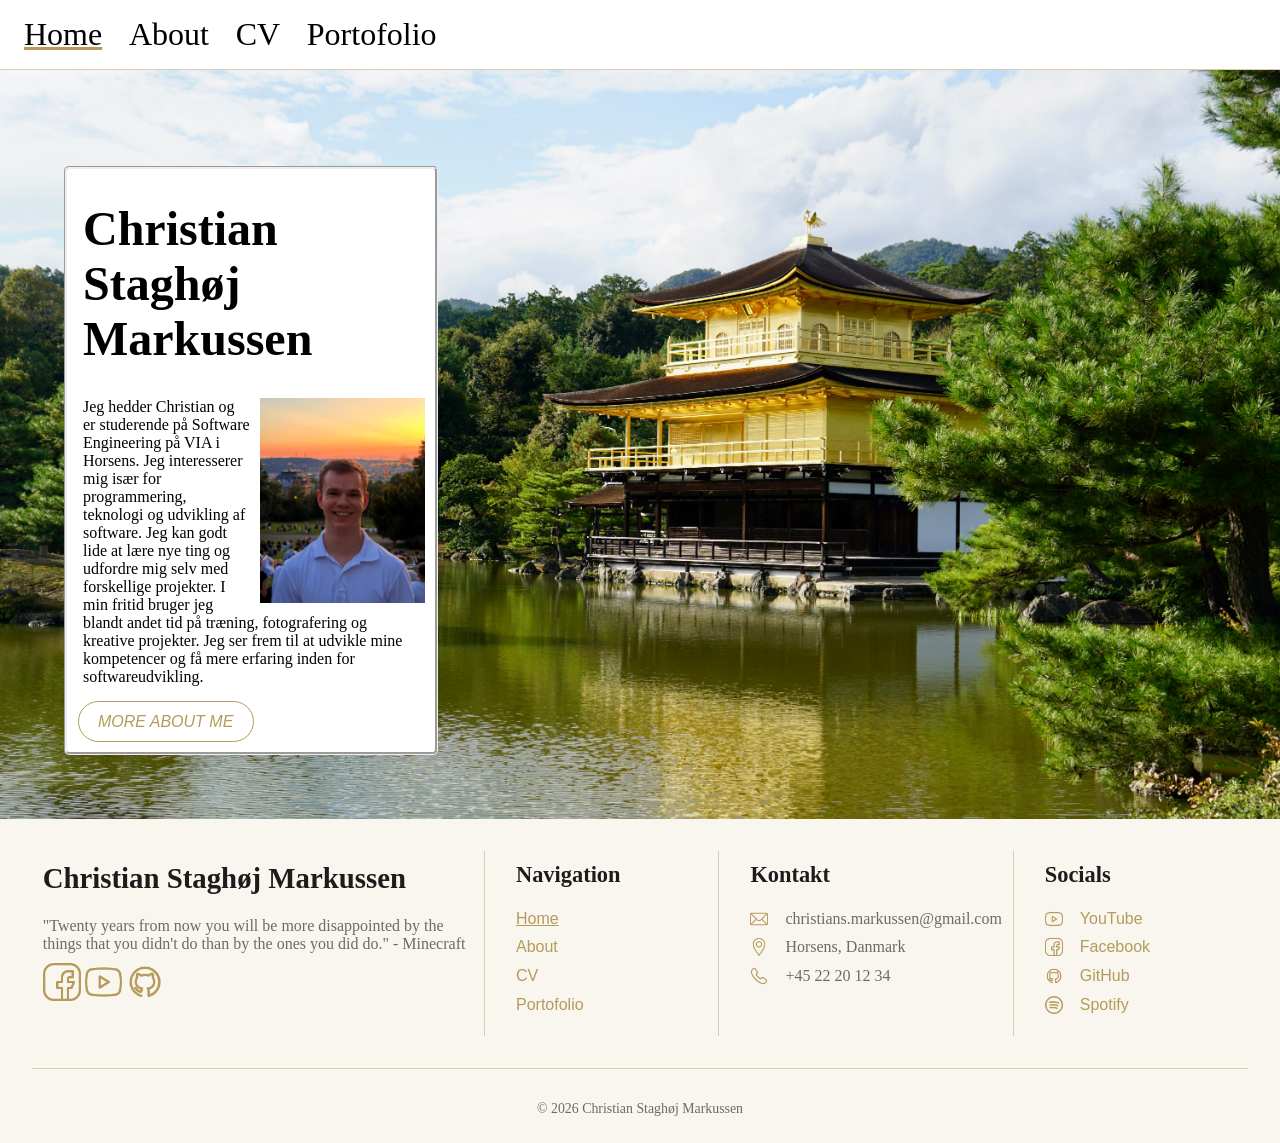
<file: index.html>
<!doctype html>
<html lang="en">
  <head>
    <meta charset="UTF-8" />
    <meta name="viewport" content="width=device-width, initial-scale=1.0" />
    <link rel="stylesheet" href="style.css" />
    <title>Christian | Home</title>
  </head>
  <body>
    <div class="wrapper">
      <header>
        <nav>
          <ul>
            <li><a href="index.html" class="active">Home</a></li>
            <li><a href="about.html">About</a></li>
            <li><a href="cv.html">CV</a></li>
            <li><a href="portofolio.html">Portofolio</a></li>
          </ul>
        </nav>
      </header>
      <main class="section">
        <div class="introtext">
          <h1>Christian Staghøj Markussen</h1>
          <img src="Pictures/profilpicture.jpeg" alt="Portræt af Christian" />
          <p>
            Jeg hedder Christian og er studerende på Software Engineering på VIA
            i Horsens. Jeg interesserer mig især for programmering, teknologi og
            udvikling af software. Jeg kan godt lide at lære nye ting og
            udfordre mig selv med forskellige projekter. I min fritid bruger jeg
            blandt andet tid på træning, fotografering og kreative projekter.
            Jeg ser frem til at udvikle mine kompetencer og få mere erfaring
            inden for softwareudvikling.
          </p>

          <ul>
            <li><a href="about.html">MORE ABOUT ME</a></li>
          </ul>
        </div>
      </main>

      <footer>
        <div class="foot-container">
          <div class="footer-section">
            <h1>Christian Staghøj Markussen</h1>
            <p>
              "Twenty years from now you will be more disappointed by the things
              that you didn't do than by the ones you did do." - Minecraft
            </p>
            <div class="logo-section">
              <img src="Pictures/facebook2.png" alt="facebook logo" />
              <img src="Pictures/youtube2.png" alt="youtube logo" />
              <img src="Pictures/github2.png" alt="github logo" />
            </div>
          </div>

          <div class="footer-section">
            <h2>Navigation</h2>
            <ul>
              <li><a href="index.html" class="active">Home</a></li>
              <li><a href="about.html">About</a></li>
              <li><a href="cv.html">CV</a></li>
              <li><a href="portofolio.html">Portofolio</a></li>
            </ul>
          </div>

          <div class="footer-section">
            <h2>Kontakt</h2>

            <ul>
              <!--Sæt billede/logo in før lists-->

              <li class="logo" id="email">christians.markussen@gmail.com</li>
              <li class="logo" id="location">Horsens, Danmark</li>
              <li class="logo" id="phone">+45 22 20 12 34</li>
            </ul>
          </div>

          <div class="footer-section">
            <h2>Socials</h2>
            <ul>
              <!--Sæt YouTube video link til rick roll, tihi-->
              <li class="logo" id="youtube">
                <a
                  href="https://youtu.be/eBGIQ7ZuuiU?si=LG_zE3KjSKzvpALM"
                  target="_blank"
                  >YouTube</a
                >
              </li>
              <li class="logo" id="facebook">
                <a
                  href="https://www.facebook.com/christians.markussen/"
                  target="_blank"
                  >Facebook</a
                >
              </li>
              <li class="logo" id="github">
                <a href="https://github.com/ChristianMarkussen" target="_blank"
                  >GitHub</a
                >
              </li>
              <li class="logo" id="spotify">
                <a href="https://open.spotify.com/user/chsm8732" target="_blank"
                  >Spotify</a
                >
              </li>
            </ul>
          </div>
        </div>

        <h3>&#169; 2026 Christian Staghøj Markussen</h3>
      </footer>
    </div>
  </body>
</html>
</file>
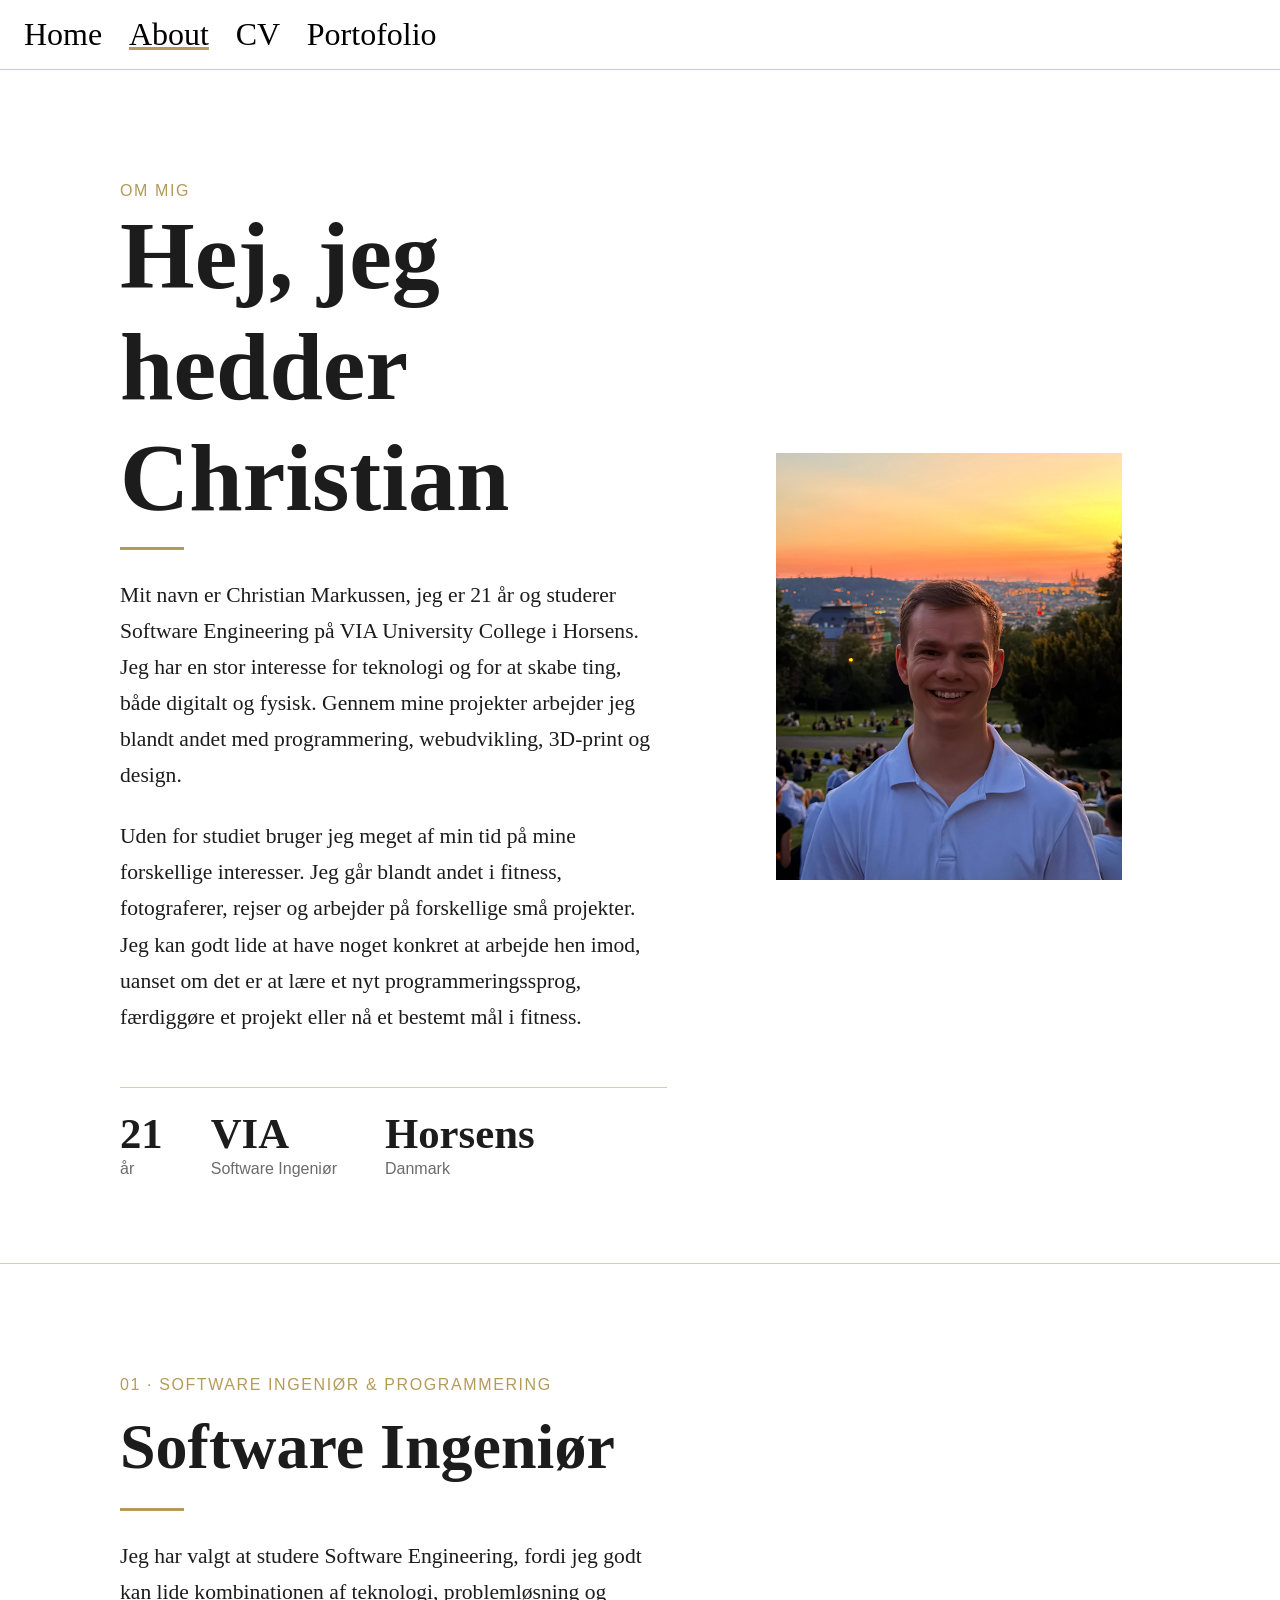
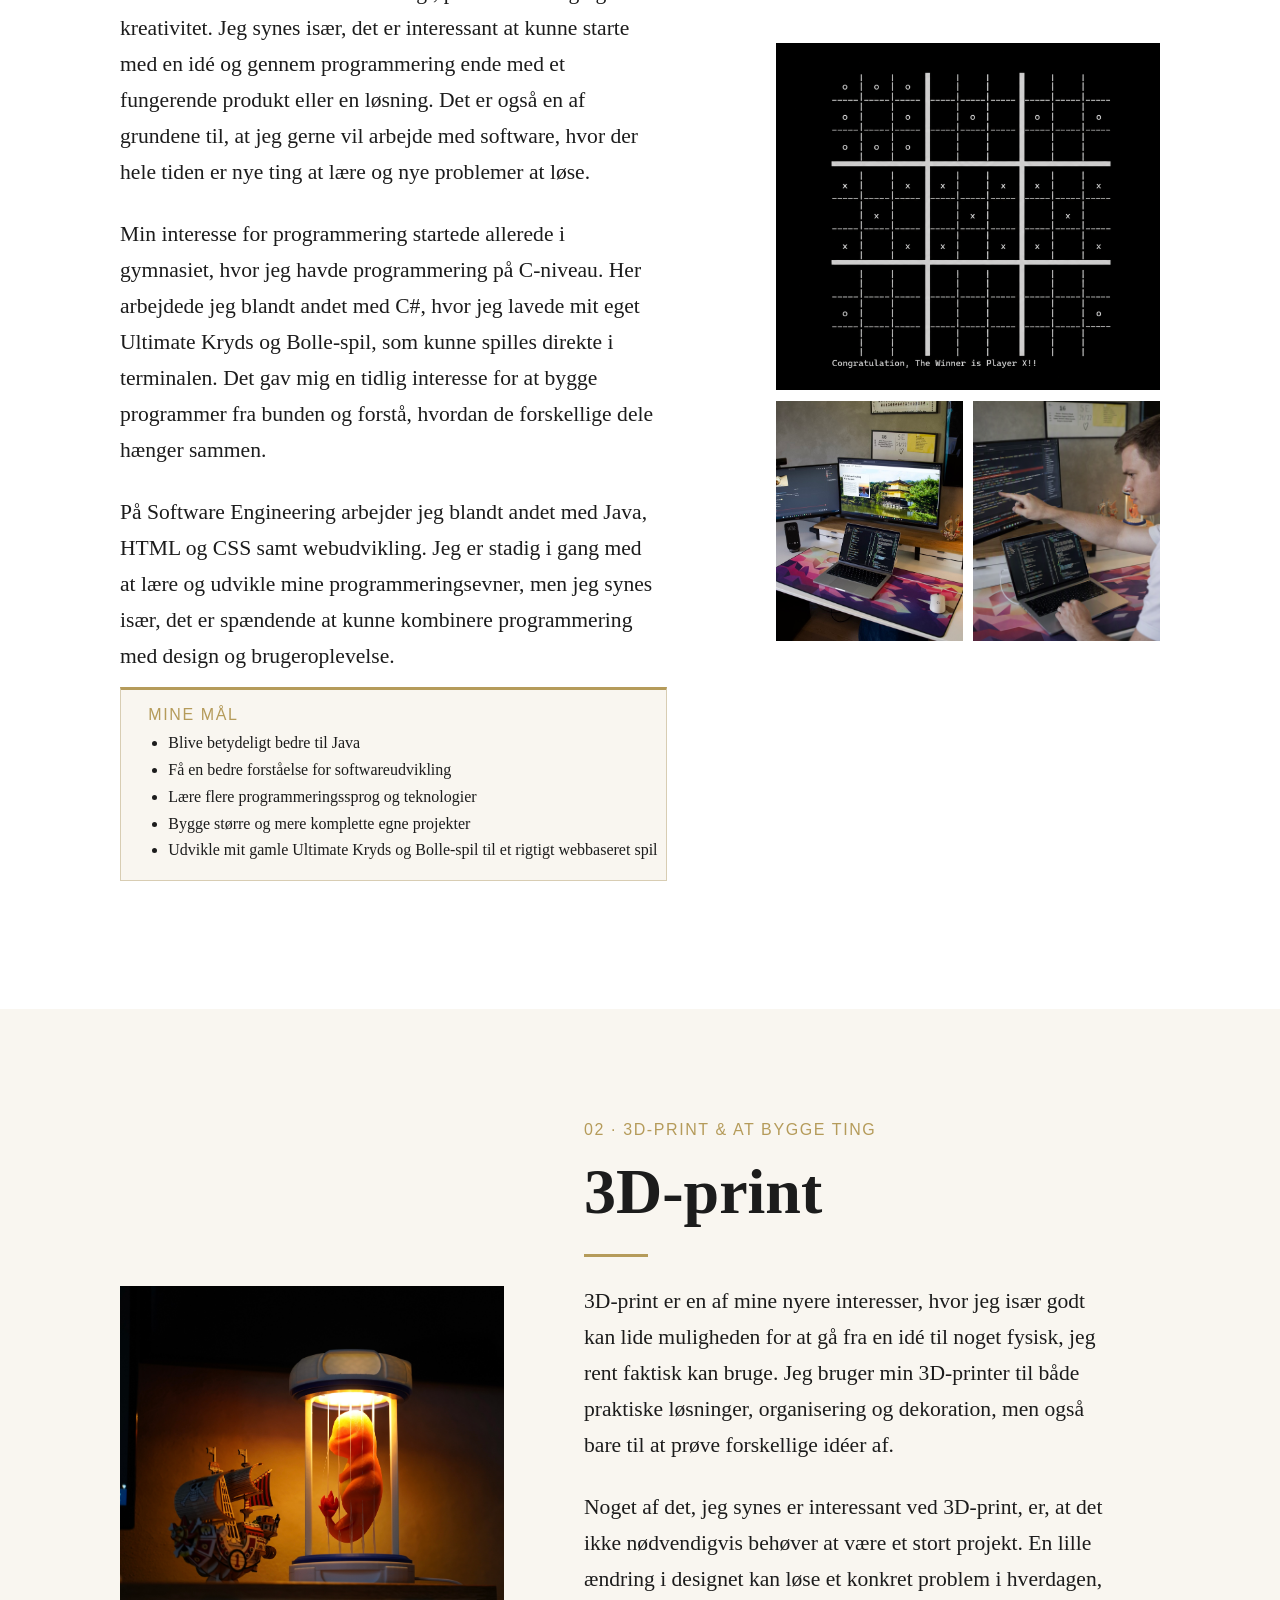
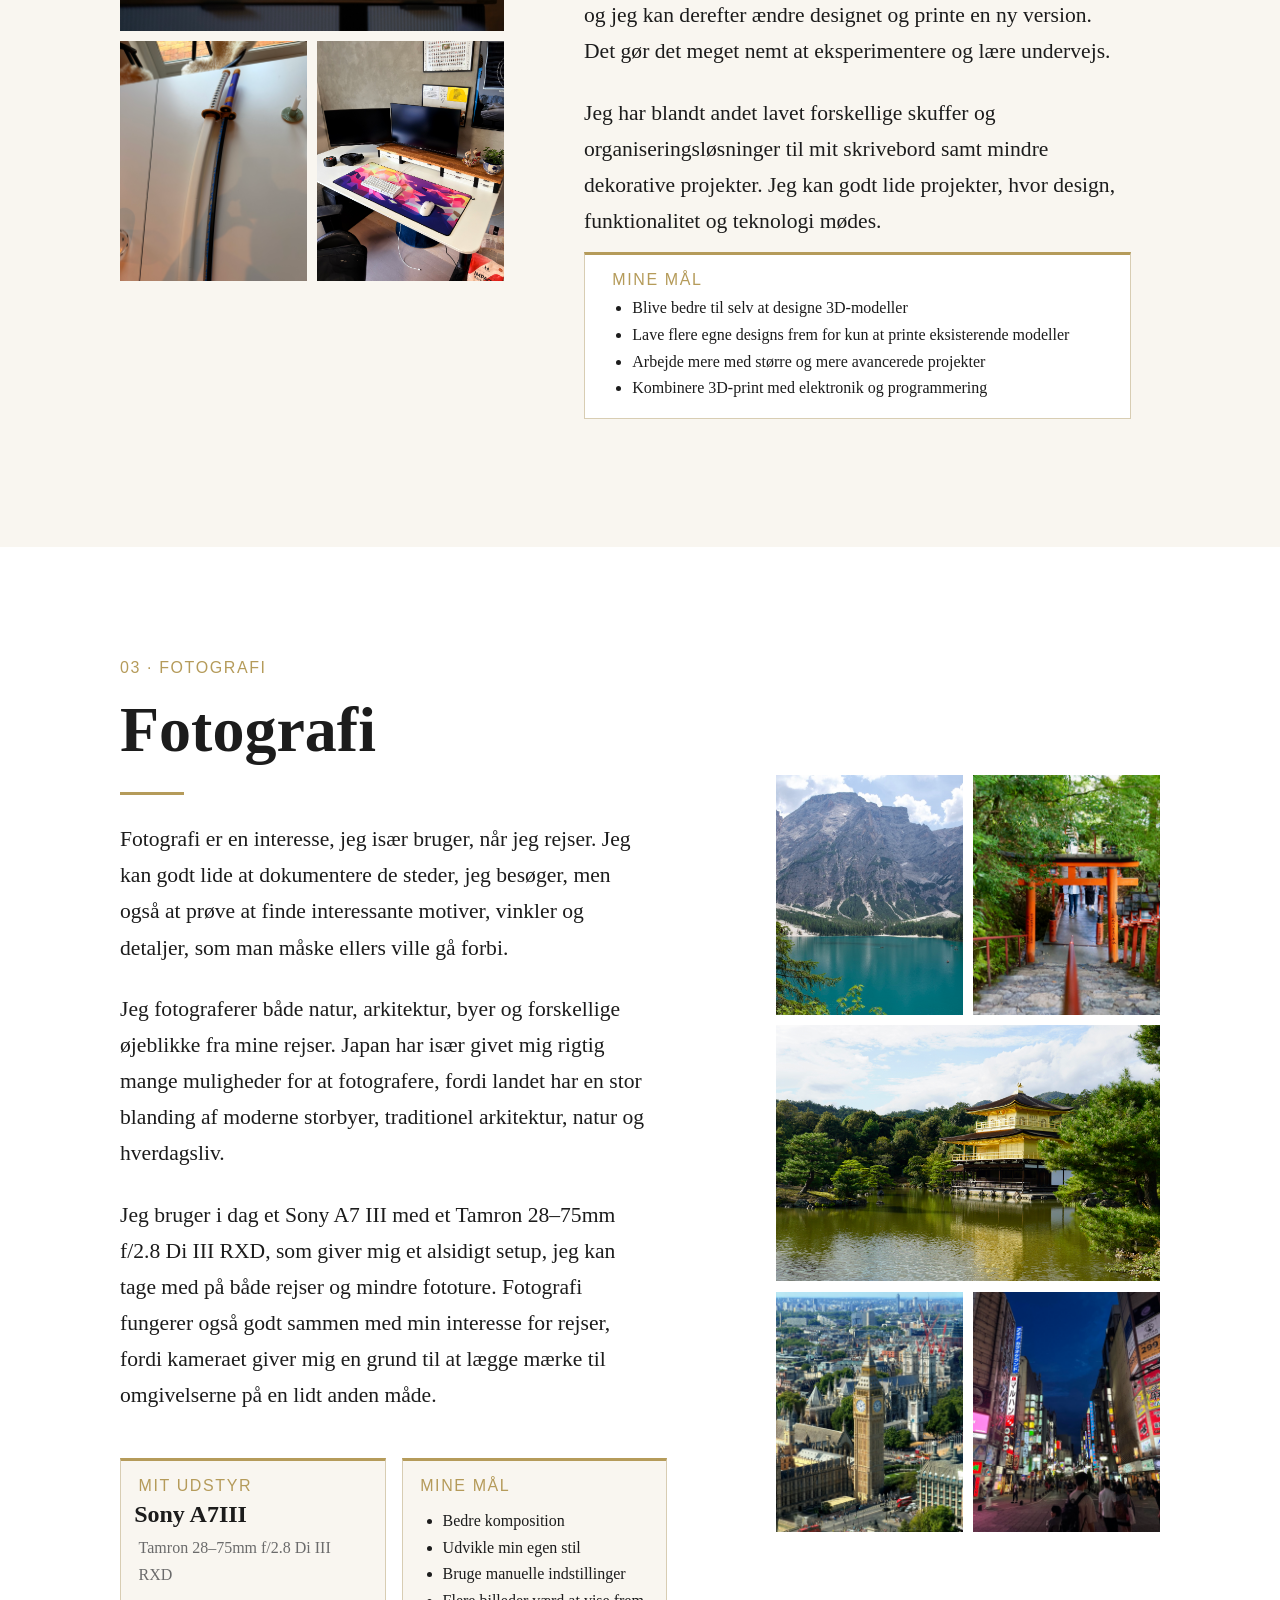
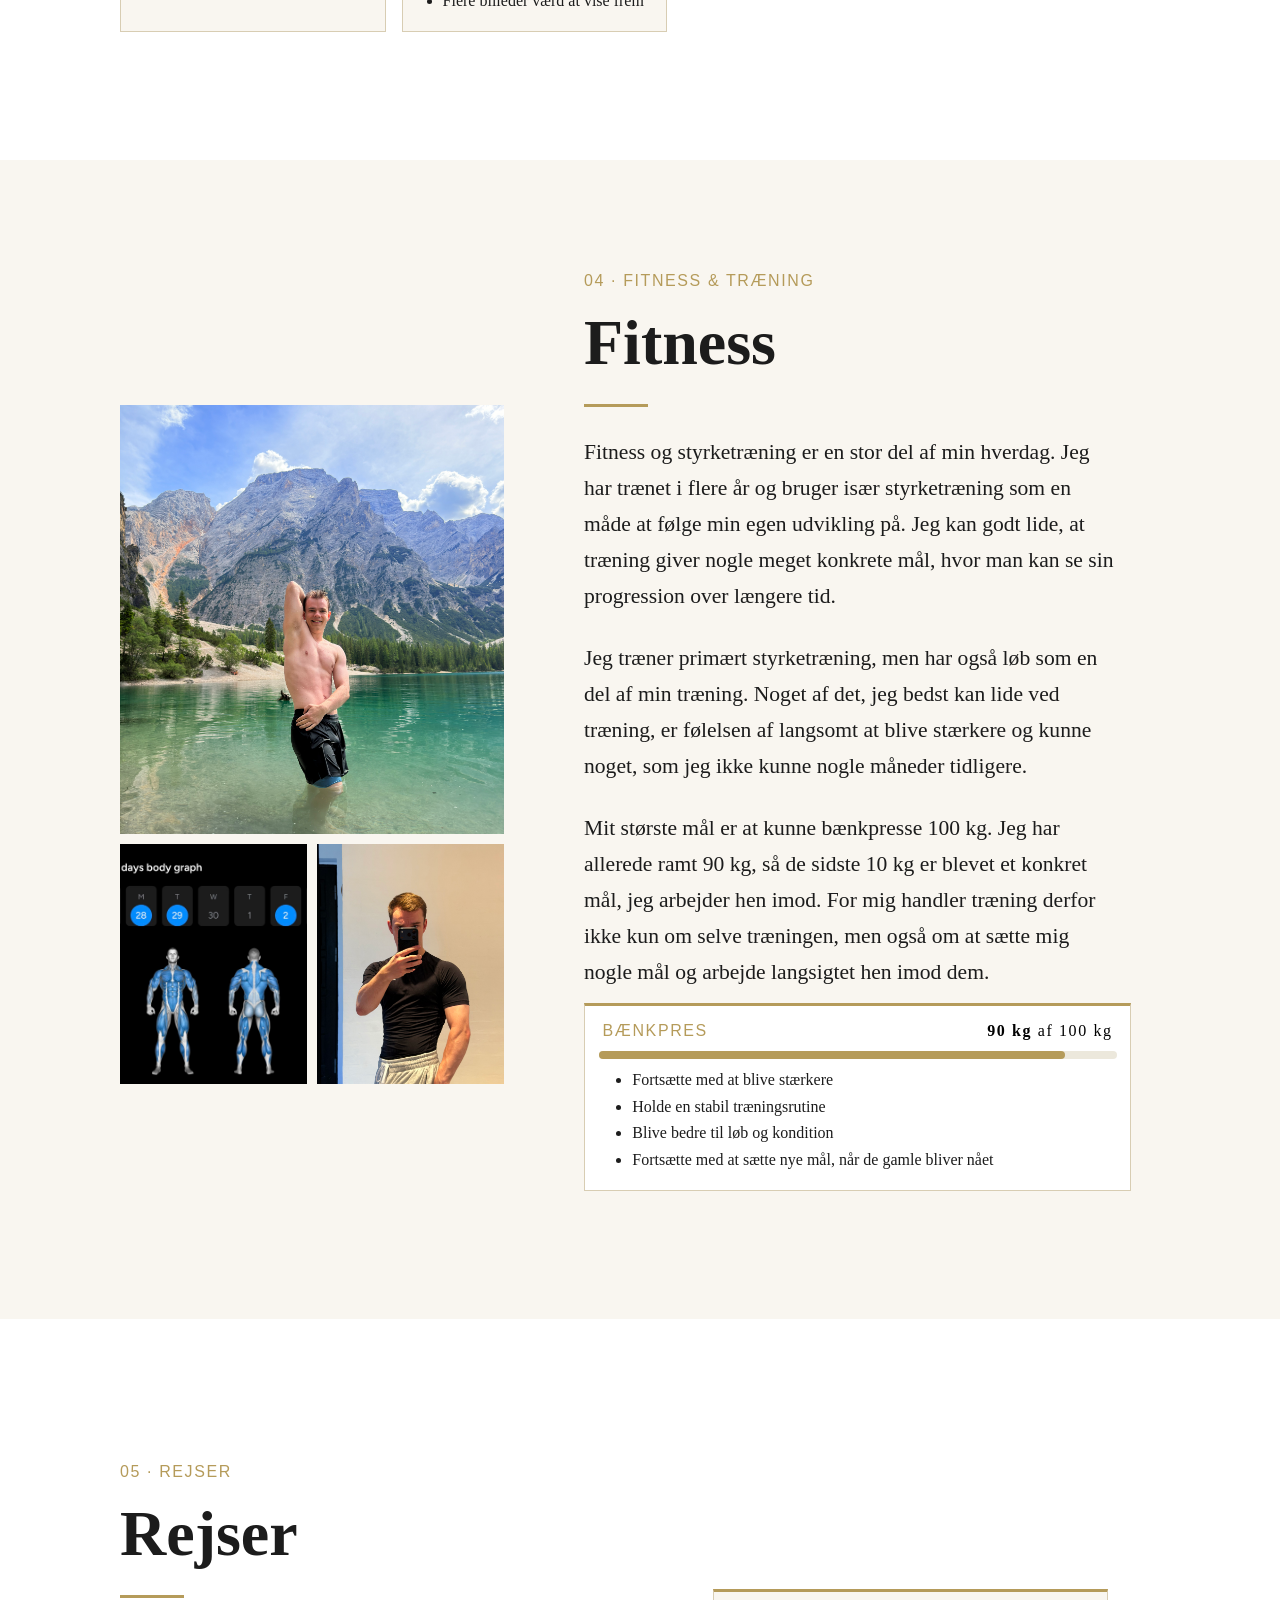
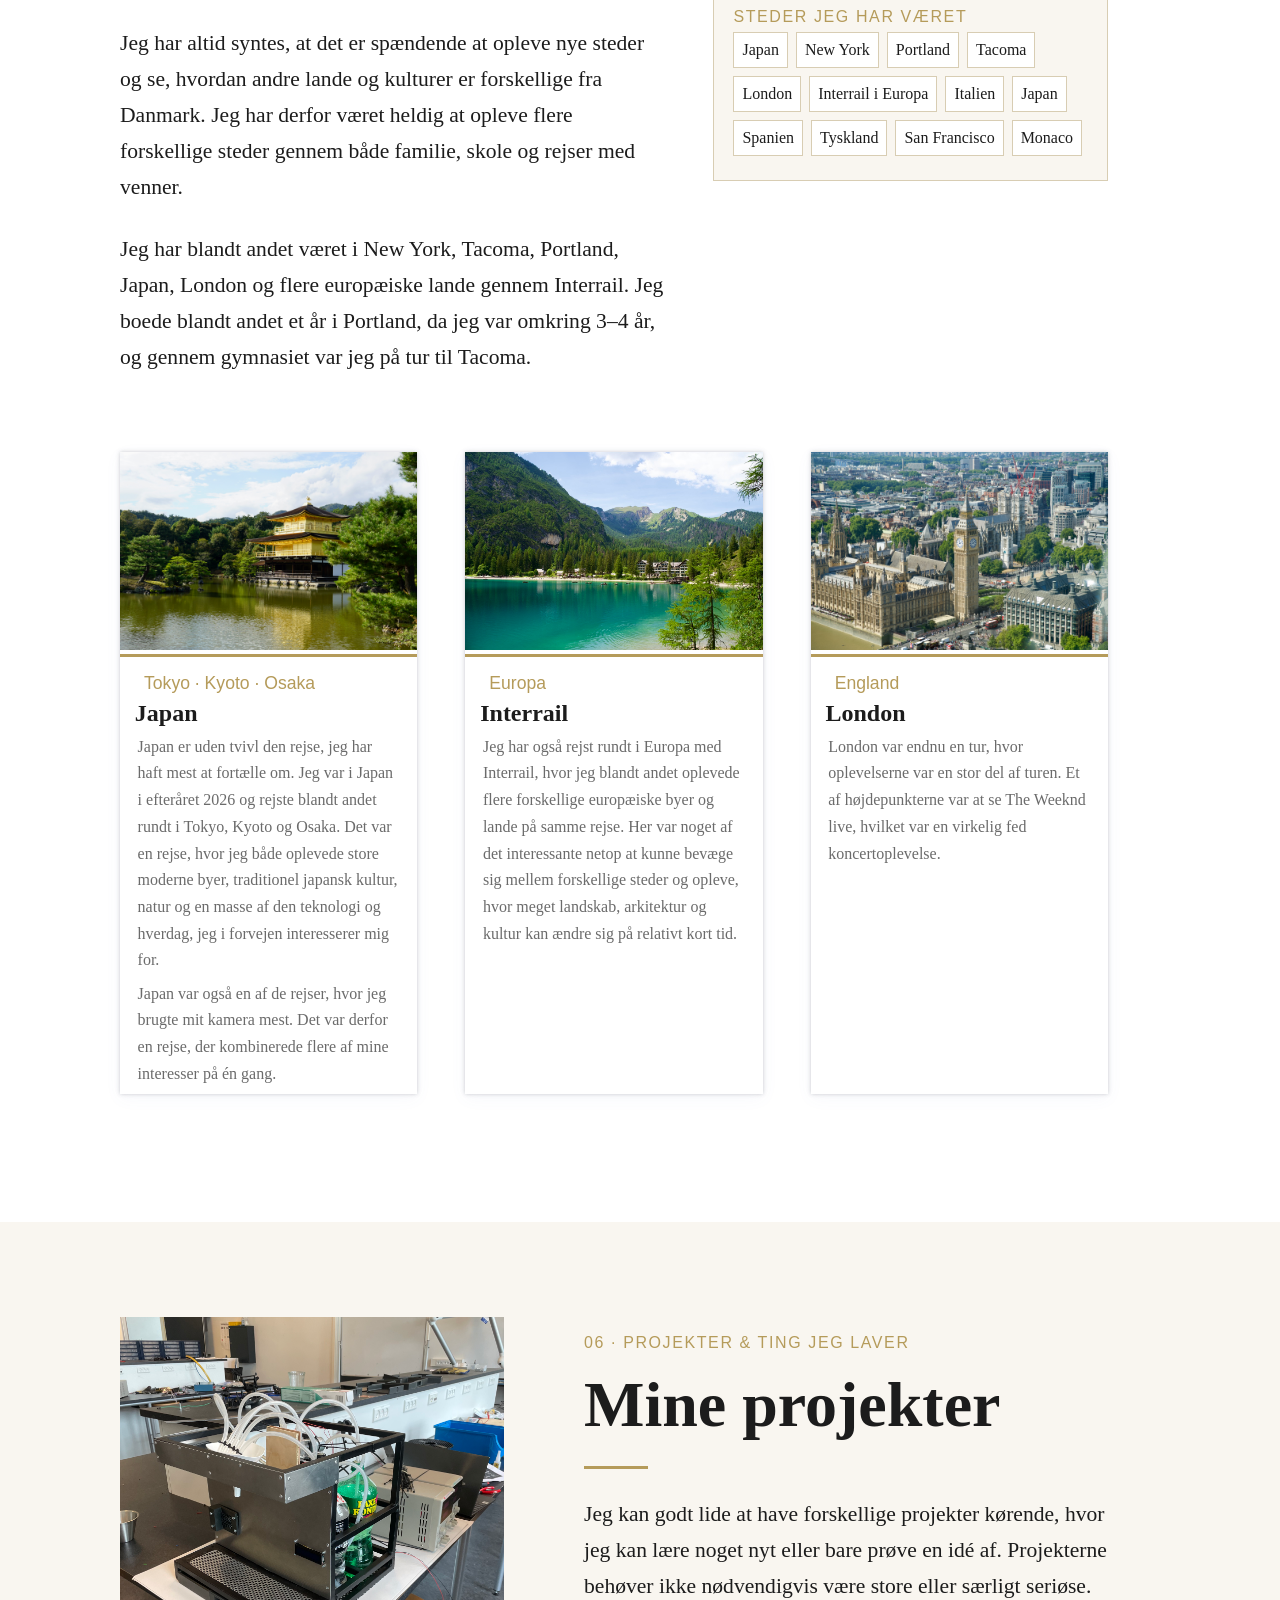
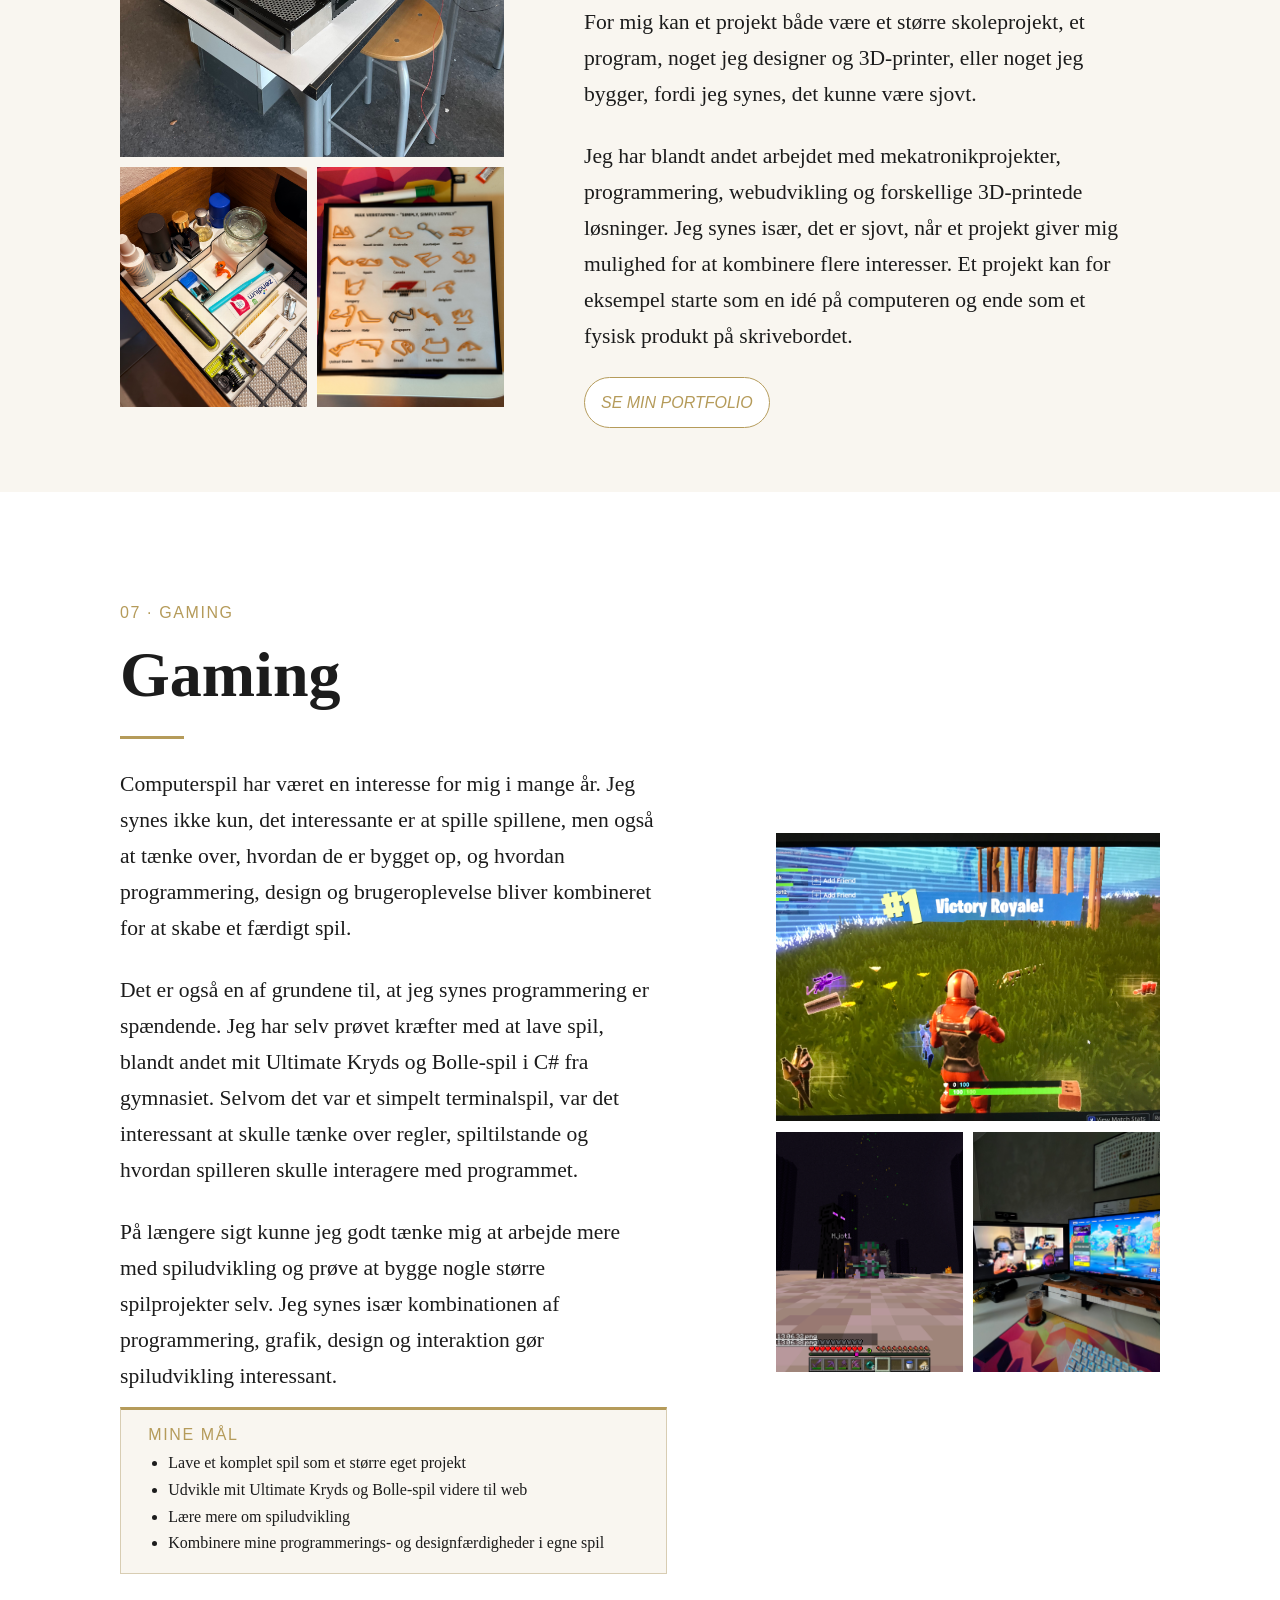
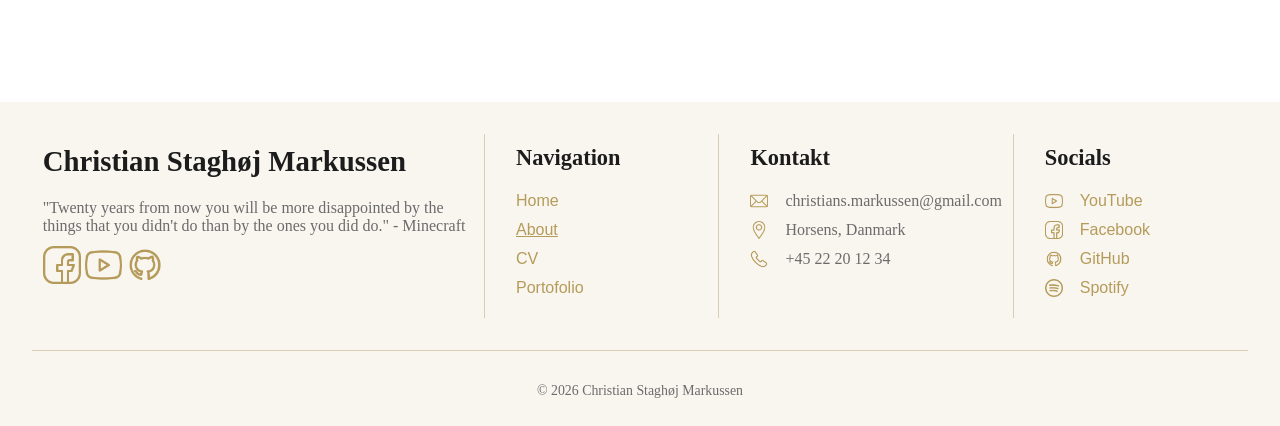
<file: about.html>
<!doctype html>
<html lang="en">
  <head>
    <meta charset="UTF-8" />
    <meta name="viewport" content="width=device-width, initial-scale=1.0" />
    <link rel="stylesheet" href="style.css" />
    <title>Christian | About</title>
  </head>
  <body>
    <div class="wrapper">
      <header>
        <nav>
          <ul>
            <li><a href="index.html">Home</a></li>
            <li><a href="about.html" class="active">About</a></li>
            <li><a href="cv.html">CV</a></li>
            <li><a href="portofolio.html">Portofolio</a></li>
          </ul>
        </nav>
      </header>
      <main class="grow">
        <div class="about-intro">
          <section>
            <h3>OM MIG</h3>
            <h1>Hej, jeg hedder Christian</h1>
            <div class="smol-line"></div>
            <p>
              Mit navn er Christian Markussen, jeg er 21 år og studerer Software
              Engineering på VIA University College i Horsens. Jeg har en stor
              interesse for teknologi og for at skabe ting, både digitalt og
              fysisk. Gennem mine projekter arbejder jeg blandt andet med
              programmering, webudvikling, 3D-print og design.
            </p>
            <p>
              Uden for studiet bruger jeg meget af min tid på mine forskellige
              interesser. Jeg går blandt andet i fitness, fotograferer, rejser
              og arbejder på forskellige små projekter. Jeg kan godt lide at
              have noget konkret at arbejde hen imod, uanset om det er at lære
              et nyt programmeringssprog, færdiggøre et projekt eller nå et
              bestemt mål i fitness.
            </p>
            <div id="oplysning-container">
              <div class="oplysninger">
                <h2>21</h2>
                <p>år</p>
              </div>
              <div class="oplysninger">
                <h2>VIA</h2>
                <p>Software Ingeniør</p>
              </div>
              <div class="oplysninger">
                <h2>Horsens</h2>
                <p>Danmark</p>
              </div>
            </div>
          </section>
          <img
            id="portræt"
            src="Pictures/profilpicture.jpeg"
            alt="Et portræt af Christian"
          />
        </div>

        <div class="about-intro">
          <section>
            <h3>01 · SOFTWARE INGENIØR & PROGRAMMERING</h3>
            <h2>Software Ingeniør</h2>
            <div class="smol-line"></div>
            <p>
              Jeg har valgt at studere Software Engineering, fordi jeg godt kan
              lide kombinationen af teknologi, problemløsning og kreativitet.
              Jeg synes især, det er interessant at kunne starte med en idé og
              gennem programmering ende med et fungerende produkt eller en
              løsning. Det er også en af grundene til, at jeg gerne vil arbejde
              med software, hvor der hele tiden er nye ting at lære og nye
              problemer at løse.
            </p>
            <p>
              Min interesse for programmering startede allerede i gymnasiet,
              hvor jeg havde programmering på C-niveau. Her arbejdede jeg blandt
              andet med C#, hvor jeg lavede mit eget Ultimate Kryds og
              Bolle-spil, som kunne spilles direkte i terminalen. Det gav mig en
              tidlig interesse for at bygge programmer fra bunden og forstå,
              hvordan de forskellige dele hænger sammen.
            </p>
            <p>
              På Software Engineering arbejder jeg blandt andet med Java, HTML
              og CSS samt webudvikling. Jeg er stadig i gang med at lære og
              udvikle mine programmeringsevner, men jeg synes især, det er
              spændende at kunne kombinere programmering med design og
              brugeroplevelse.
            </p>
            <div class="mine-mål">
              <h3>MINE MÅL</h3>
              <ul>
                <li>Blive betydeligt bedre til Java</li>
                <li>Få en bedre forståelse for softwareudvikling</li>
                <li>Lære flere programmeringssprog og teknologier</li>
                <li>Bygge større og mere komplette egne projekter</li>
                <li>
                  Udvikle mit gamle Ultimate Kryds og Bolle-spil til et rigtigt
                  webbaseret spil
                </li>
              </ul>
            </div>
          </section>
          <div class="about-images">
            <img
              class="p1"
              src="Pictures/krydsogbolle2.png"
              alt="Ultimate Kryds og Bolle Spil der er vundet"
            />
            <img
              class="p2"
              src="Pictures/softwaresetup.jpeg"
              alt="Christians setup derhjemme"
            />
            <img
              class="p3"
              src="Pictures/solving.png"
              alt="Christian der prøver løse et kodnings problem"
            />
          </div>
        </div>

        <div class="about-intro text-right">
          <div class="about-images">
            <img
              class="p1"
              src="Pictures/charmander.jpeg"
              alt="En 3d printet charmander lampe"
            />
            <img
              class="p2"
              src="Pictures/katanas.jpeg"
              alt="to 3d printet katana fra one piece"
            />
            <img
              class="p3"
              src="Pictures/desktop2.jpeg"
              alt="Christians setup derhjemme"
            />
          </div>
          <section>
            <h3>02 · 3D-PRINT & AT BYGGE TING</h3>
            <h2>3D-print</h2>
            <div class="smol-line"></div>
            <p>
              3D-print er en af mine nyere interesser, hvor jeg især godt kan
              lide muligheden for at gå fra en idé til noget fysisk, jeg rent
              faktisk kan bruge. Jeg bruger min 3D-printer til både praktiske
              løsninger, organisering og dekoration, men også bare til at prøve
              forskellige idéer af.
            </p>
            <p>
              Noget af det, jeg synes er interessant ved 3D-print, er, at det
              ikke nødvendigvis behøver at være et stort projekt. En lille
              ændring i designet kan løse et konkret problem i hverdagen, og jeg
              kan derefter ændre designet og printe en ny version. Det gør det
              meget nemt at eksperimentere og lære undervejs.
            </p>
            <p>
              Jeg har blandt andet lavet forskellige skuffer og
              organiseringsløsninger til mit skrivebord samt mindre dekorative
              projekter. Jeg kan godt lide projekter, hvor design,
              funktionalitet og teknologi mødes.
            </p>
            <div class="mine-mål">
              <h3>MINE MÅL</h3>
              <ul>
                <li>Blive bedre til selv at designe 3D-modeller</li>
                <li>
                  Lave flere egne designs frem for kun at printe eksisterende
                  modeller
                </li>
                <li>Arbejde mere med større og mere avancerede projekter</li>
                <li>Kombinere 3D-print med elektronik og programmering</li>
              </ul>
            </div>
          </section>
        </div>

        <div class="about-intro">
          <section>
            <h3>03 · FOTOGRAFI</h3>
            <h2>Fotografi</h2>
            <div class="smol-line"></div>
            <p>
              Fotografi er en interesse, jeg især bruger, når jeg rejser. Jeg
              kan godt lide at dokumentere de steder, jeg besøger, men også at
              prøve at finde interessante motiver, vinkler og detaljer, som man
              måske ellers ville gå forbi.
            </p>
            <p>
              Jeg fotograferer både natur, arkitektur, byer og forskellige
              øjeblikke fra mine rejser. Japan har især givet mig rigtig mange
              muligheder for at fotografere, fordi landet har en stor blanding
              af moderne storbyer, traditionel arkitektur, natur og hverdagsliv.
            </p>
            <p>
              Jeg bruger i dag et Sony A7 III med et Tamron 28–75mm f/2.8 Di III
              RXD, som giver mig et alsidigt setup, jeg kan tage med på både
              rejser og mindre fototure. Fotografi fungerer også godt sammen med
              min interesse for rejser, fordi kameraet giver mig en grund til at
              lægge mærke til omgivelserne på en lidt anden måde.
            </p>
            <div class="about-box">
              <div class="mine-mål">
                <h3>MIT UDSTYR</h3>
                <h1>Sony A7III</h1>
                <p>Tamron 28–75mm f/2.8 Di III RXD</p>
              </div>
              <div class="mine-mål">
                <h3>MINE MÅL</h3>
                <h1></h1>
                <ul>
                  <li>Bedre komposition</li>
                  <li>Udvikle min egen stil</li>
                  <li>Bruge manuelle indstillinger</li>
                  <li>Flere billeder værd at vise frem</li>
                </ul>
              </div>
            </div>
          </section>
          <div class="about-images">
            <img
              class="p1"
              src="Pictures/backgroundjapan.jpeg"
              alt="Kinkaku-ji temple i Kyoto"
            />
            <img
              class="p2"
              src="Pictures/londoneye.jpeg"
              alt="London Eye set fra fugleperspektiv"
            />
            <img
              class="p3"
              src="Pictures/japannight.jpeg"
              alt="Tokyo om natten"
            />
            <img class="p4" src="Pictures/fedsø.jpeg" alt="Lago di Braies" />
            <img
              class="p5"
              src="Pictures/torigate.jpeg"
              alt="En torigate i bunden af en trappe"
            />
          </div>
        </div>

        <div class="about-intro text-right">
          <div class="about-images">
            <img
              class="p1"
              src="Pictures/posingitalien2.jpeg"
              alt="Christian der poser foran Lago di Braies"
            />
            <img
              class="p2"
              src="Pictures/hevy2.jpeg"
              alt="Christians overview på træningsapp"
            />
            <img
              class="p3"
              src="Pictures/posing2.jpeg"
              alt="Christian der poser foran spejlet"
            />
          </div>
          <section>
            <h3>04 · FITNESS & TRÆNING</h3>
            <h2>Fitness</h2>
            <div class="smol-line"></div>
            <p>
              Fitness og styrketræning er en stor del af min hverdag. Jeg har
              trænet i flere år og bruger især styrketræning som en måde at
              følge min egen udvikling på. Jeg kan godt lide, at træning giver
              nogle meget konkrete mål, hvor man kan se sin progression over
              længere tid.
            </p>
            <p>
              Jeg træner primært styrketræning, men har også løb som en del af
              min træning. Noget af det, jeg bedst kan lide ved træning, er
              følelsen af langsomt at blive stærkere og kunne noget, som jeg
              ikke kunne nogle måneder tidligere.
            </p>
            <p>
              Mit største mål er at kunne bænkpresse 100 kg. Jeg har allerede
              ramt 90 kg, så de sidste 10 kg er blevet et konkret mål, jeg
              arbejder hen imod. For mig handler træning derfor ikke kun om
              selve træningen, men også om at sætte mig nogle mål og arbejde
              langsigtet hen imod dem.
            </p>
            <div class="mine-mål">
              <div id="vægt">
                <h3>BÆNKPRES</h3>
                <h3 id="vægt-made"><strong>90 kg</strong> af 100 kg</h3>
              </div>

              <div id="progress-bar">
                <div id="progress-made"></div>
              </div>
              <ul>
                <li>Fortsætte med at blive stærkere</li>
                <li>Holde en stabil træningsrutine</li>
                <li>Blive bedre til løb og kondition</li>
                <li>
                  Fortsætte med at sætte nye mål, når de gamle bliver nået
                </li>
              </ul>
            </div>
          </section>
        </div>

        <div class="about-intro" id="span-full">
          <section id="rejse-boks">
            <section>
              <h3>05 · REJSER</h3>
              <h2>Rejser</h2>
              <div class="smol-line"></div>
              <p>
                Jeg har altid syntes, at det er spændende at opleve nye steder
                og se, hvordan andre lande og kulturer er forskellige fra
                Danmark. Jeg har derfor været heldig at opleve flere forskellige
                steder gennem både familie, skole og rejser med venner.
              </p>
              <p>
                Jeg har blandt andet været i New York, Tacoma, Portland, Japan,
                London og flere europæiske lande gennem Interrail. Jeg boede
                blandt andet et år i Portland, da jeg var omkring 3–4 år, og
                gennem gymnasiet var jeg på tur til Tacoma.
              </p>
            </section>
            <div class="mine-mål">
              <h3>STEDER JEG HAR VÆRET</h3>
              <div class="places">
                <div>Japan</div>
                <div>New York</div>
                <div>Portland</div>
                <div>Tacoma</div>
                <div>London</div>
                <div>Interrail i Europa</div>
                <div>Italien</div>
                <div>Japan</div>
                <div>Spanien</div>
                <div>Tyskland</div>
                <div>San Francisco</div>
                <div>Monaco</div>
              </div>
            </div>
          </section>

          <section>
            <div class="about-box" id="rejser">
              <div class="mine-mål">
                <img
                  src="Pictures/backgroundjapan.jpeg"
                  alt="Kinkaku-ji Temple i Kyoto"
                />
                <h2 class="places-ancher">Tokyo · Kyoto · Osaka</h2>

                <h1>Japan</h1>
                <p>
                  Japan er uden tvivl den rejse, jeg har haft mest at fortælle
                  om. Jeg var i Japan i efteråret 2026 og rejste blandt andet
                  rundt i Tokyo, Kyoto og Osaka. Det var en rejse, hvor jeg både
                  oplevede store moderne byer, traditionel japansk kultur, natur
                  og en masse af den teknologi og hverdag, jeg i forvejen
                  interesserer mig for.
                </p>
                <p>
                  Japan var også en af de rejser, hvor jeg brugte mit kamera
                  mest. Det var derfor en rejse, der kombinerede flere af mine
                  interesser på én gang.
                </p>
              </div>
              <div class="mine-mål">
                <img
                  src="Pictures/interrail.jpeg"
                  alt="Lago Di Braies i Italien"
                />
                <h2 class="places-ancher">Europa</h2>
                <h1>Interrail</h1>
                <p>
                  Jeg har også rejst rundt i Europa med Interrail, hvor jeg
                  blandt andet oplevede flere forskellige europæiske byer og
                  lande på samme rejse. Her var noget af det interessante netop
                  at kunne bevæge sig mellem forskellige steder og opleve, hvor
                  meget landskab, arkitektur og kultur kan ændre sig på relativt
                  kort tid.
                </p>
              </div>
              <div class="mine-mål">
                <img src="Pictures/londonvand.jpeg" alt="London Eye" />
                <h2 class="places-ancher">England</h2>
                <h1>London</h1>
                <p>
                  London var endnu en tur, hvor oplevelserne var en stor del af
                  turen. Et af højdepunkterne var at se The Weeknd live, hvilket
                  var en virkelig fed koncertoplevelse.
                </p>
              </div>
            </div>
          </section>
        </div>

        <div class="about-intro text-right">
          <div class="about-images">
            <img
              class="p1"
              src="Pictures/drinkmachine2.jpeg"
              alt="En Drink mixing Maskine"
            />
            <img
              class="p2"
              src="Pictures/organize.jpeg"
              alt="Christians organisering på badeværelset"
            />
            <img
              class="p3"
              src="Pictures/bjorngave.jpeg"
              alt="Max Verstappen mest dominerende sæson"
            />
          </div>
          <section>
            <h3>06 · PROJEKTER & TING JEG LAVER</h3>
            <h2>Mine projekter</h2>
            <h1></h1>
            <div class="smol-line"></div>
            <p>
              Jeg kan godt lide at have forskellige projekter kørende, hvor jeg
              kan lære noget nyt eller bare prøve en idé af. Projekterne behøver
              ikke nødvendigvis være store eller særligt seriøse. For mig kan et
              projekt både være et større skoleprojekt, et program, noget jeg
              designer og 3D-printer, eller noget jeg bygger, fordi jeg synes,
              det kunne være sjovt.
            </p>
            <p>
              Jeg har blandt andet arbejdet med mekatronikprojekter,
              programmering, webudvikling og forskellige 3D-printede løsninger.
              Jeg synes især, det er sjovt, når et projekt giver mig mulighed
              for at kombinere flere interesser. Et projekt kan for eksempel
              starte som en idé på computeren og ende som et fysisk produkt på
              skrivebordet.
            </p>
            <div id="portfolio-knap">
              <ul>
                <li><a href="portofolio.html">SE MIN PORTFOLIO</a></li>
              </ul>
            </div>
          </section>
        </div>

        <div class="about-intro">
          <section>
            <h3>07 · GAMING</h3>
            <h2>Gaming</h2>
            <div class="smol-line"></div>
            <p>
              Computerspil har været en interesse for mig i mange år. Jeg synes
              ikke kun, det interessante er at spille spillene, men også at
              tænke over, hvordan de er bygget op, og hvordan programmering,
              design og brugeroplevelse bliver kombineret for at skabe et
              færdigt spil.
            </p>
            <p>
              Det er også en af grundene til, at jeg synes programmering er
              spændende. Jeg har selv prøvet kræfter med at lave spil, blandt
              andet mit Ultimate Kryds og Bolle-spil i C# fra gymnasiet. Selvom
              det var et simpelt terminalspil, var det interessant at skulle
              tænke over regler, spiltilstande og hvordan spilleren skulle
              interagere med programmet.
            </p>
            <p>
              På længere sigt kunne jeg godt tænke mig at arbejde mere med
              spiludvikling og prøve at bygge nogle større spilprojekter selv.
              Jeg synes især kombinationen af programmering, grafik, design og
              interaktion gør spiludvikling interessant.
            </p>
            <div class="mine-mål">
              <h3>MINE MÅL</h3>
              <ul>
                <li>Lave et komplet spil som et større eget projekt</li>
                <li>Udvikle mit Ultimate Kryds og Bolle-spil videre til web</li>
                <li>Lære mere om spiludvikling</li>
                <li>
                  Kombinere mine programmerings- og designfærdigheder i egne
                  spil
                </li>
              </ul>
            </div>
          </section>
          <div class="about-images">
            <img
              class="p1"
              src="Pictures/firstwin.jpeg"
              alt="Christians Første Fortnite Win"
            />
            <img
              class="p2"
              src="Pictures/minecrafthjort.png"
              alt="Christian og Hjort der har slået enderdragen ihjel"
            />
            <img
              class="p3"
              src="Pictures/fortnitegrup1.jpeg"
              alt="Gruppe 1 der spiller fortnite som fællesaktivitet"
            />
          </div>
        </div>
      </main>

      <footer>
        <div class="foot-container">
          <div class="footer-section">
            <h1>Christian Staghøj Markussen</h1>
            <p>
              "Twenty years from now you will be more disappointed by the things
              that you didn't do than by the ones you did do." - Minecraft
            </p>
            <div class="logo-section">
              <img src="Pictures/facebook2.png" alt="facebook logo" />
              <img src="Pictures/youtube2.png" alt="youtube logo" />
              <img src="Pictures/github2.png" alt="github logo" />
            </div>
          </div>

          <div class="footer-section">
            <h2>Navigation</h2>
            <ul>
              <li><a href="index.html">Home</a></li>
              <li><a href="about.html" class="active">About</a></li>
              <li><a href="cv.html">CV</a></li>
              <li><a href="portofolio.html">Portofolio</a></li>
            </ul>
          </div>

          <div class="footer-section">
            <h2>Kontakt</h2>

            <ul>
              <!--Sæt billede/logo in før lists-->

              <li class="logo" id="email">christians.markussen@gmail.com</li>
              <li class="logo" id="location">Horsens, Danmark</li>
              <li class="logo" id="phone">+45 22 20 12 34</li>
            </ul>
          </div>

          <div class="footer-section">
            <h2>Socials</h2>
            <ul>
              <!--Sæt YouTube video link til rick roll, tihi-->
              <li class="logo" id="youtube">
                <a
                  href="https://youtu.be/eBGIQ7ZuuiU?si=LG_zE3KjSKzvpALM"
                  target="_blank"
                  >YouTube</a
                >
              </li>
              <li class="logo" id="facebook">
                <a
                  href="https://www.facebook.com/christians.markussen/"
                  target="_blank"
                  >Facebook</a
                >
              </li>
              <li class="logo" id="github">
                <a href="https://github.com/ChristianMarkussen" target="_blank"
                  >GitHub</a
                >
              </li>
              <li class="logo" id="spotify">
                <a href="https://open.spotify.com/user/chsm8732" target="_blank"
                  >Spotify</a
                >
              </li>
            </ul>
          </div>
        </div>

        <h3>&#169; 2026 Christian Staghøj Markussen</h3>
      </footer>
    </div>
  </body>
</html>
</file>
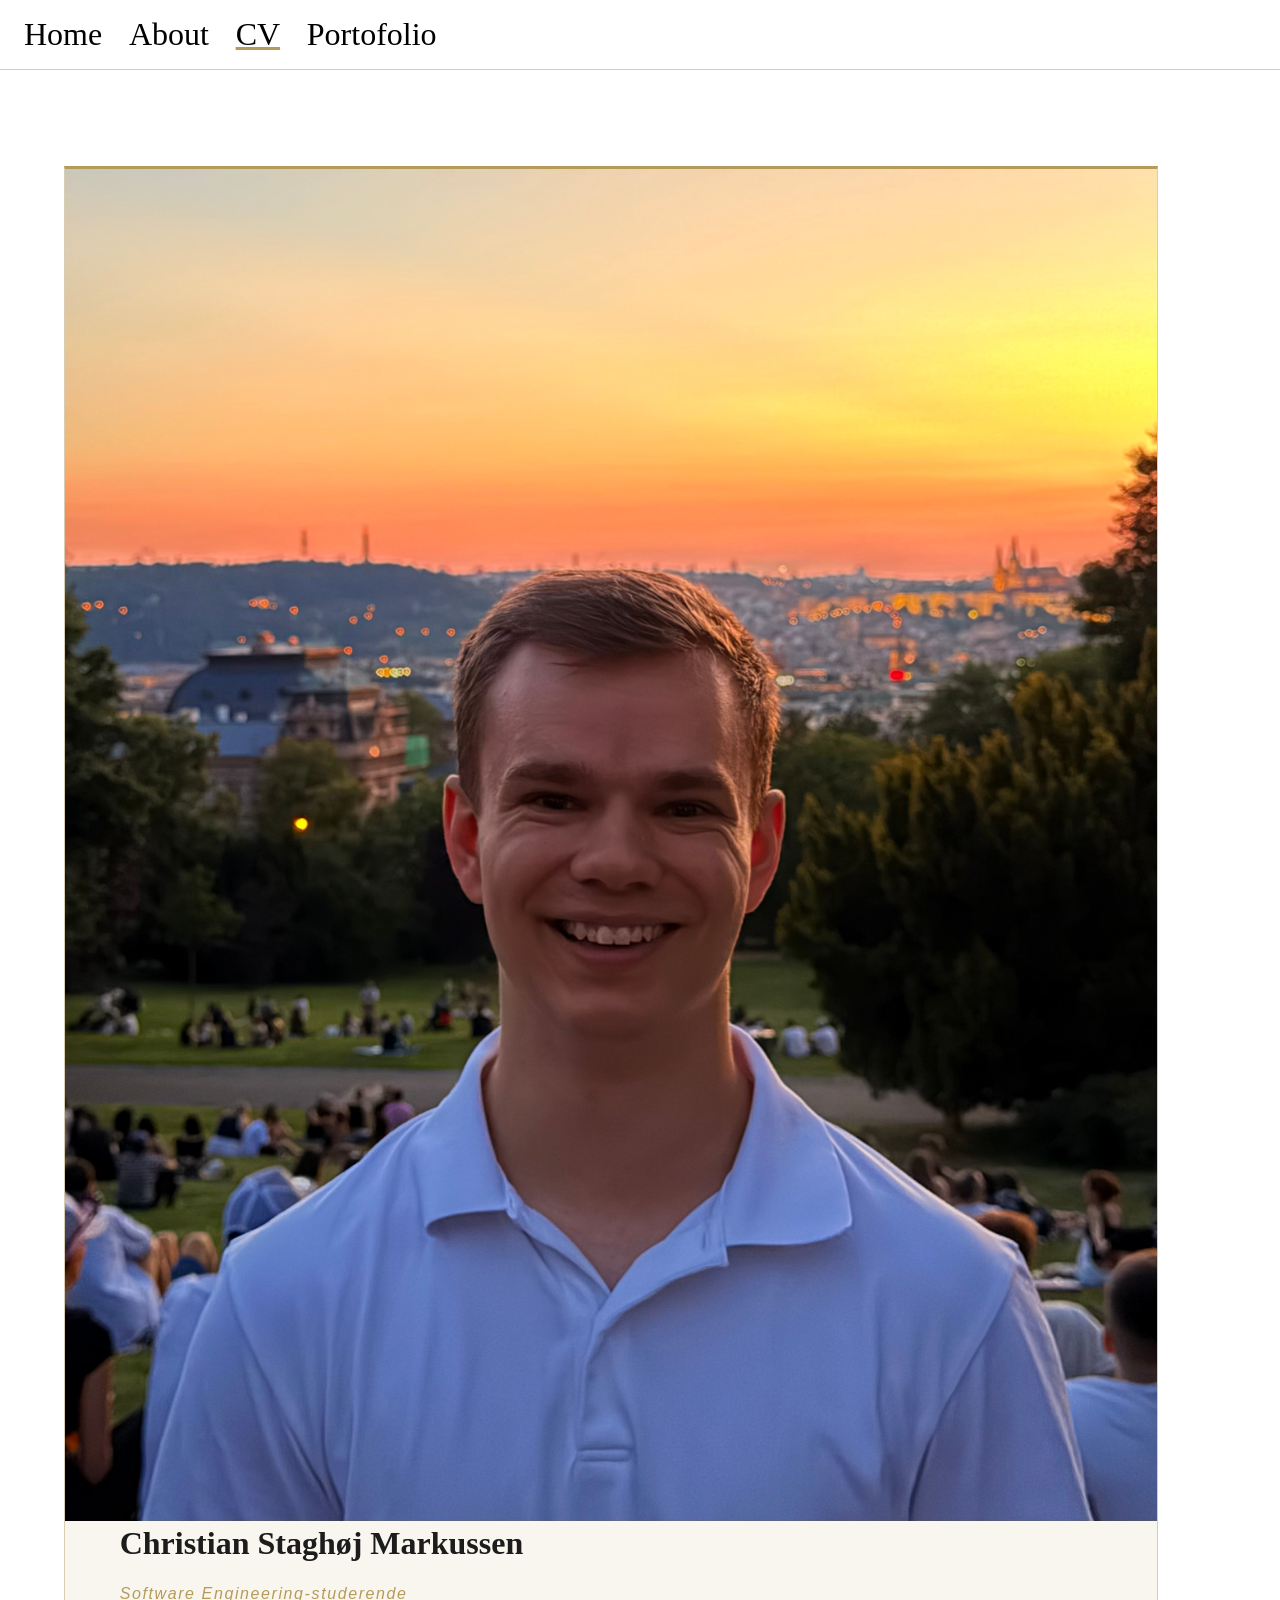
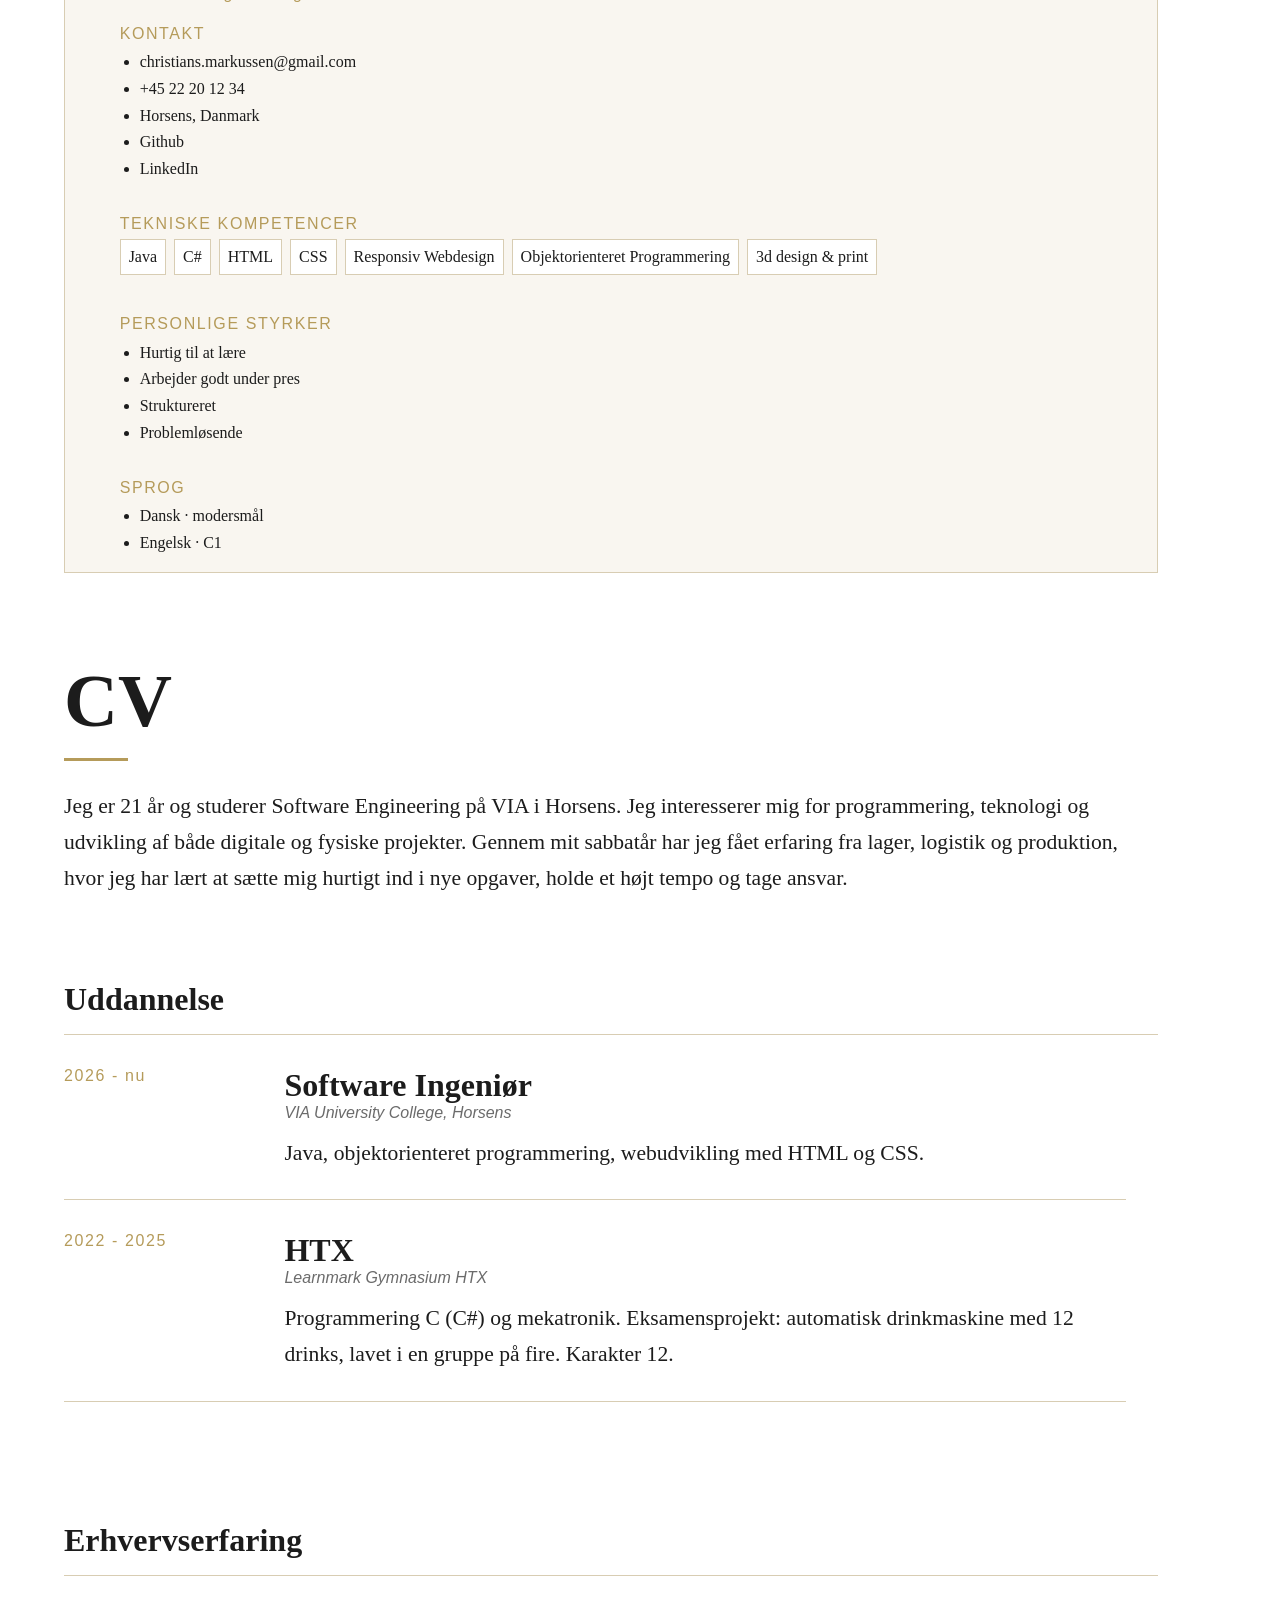
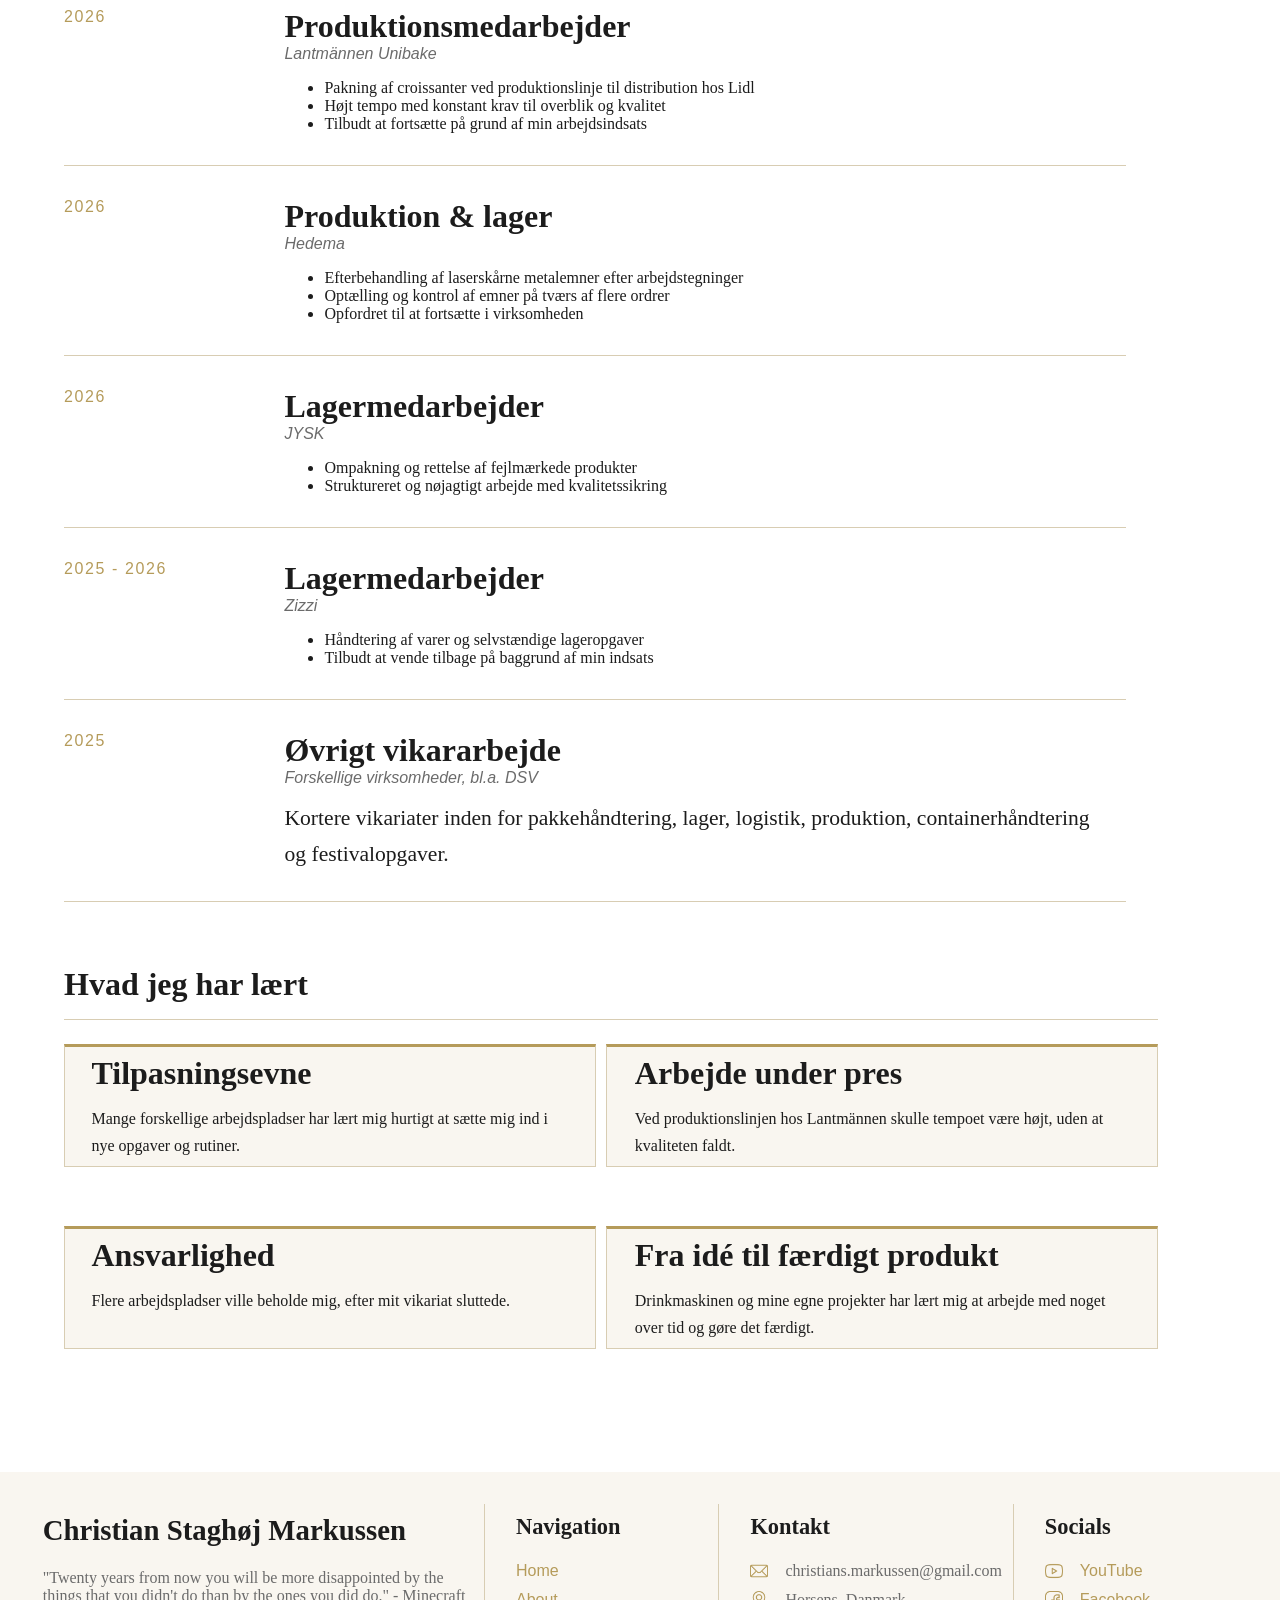
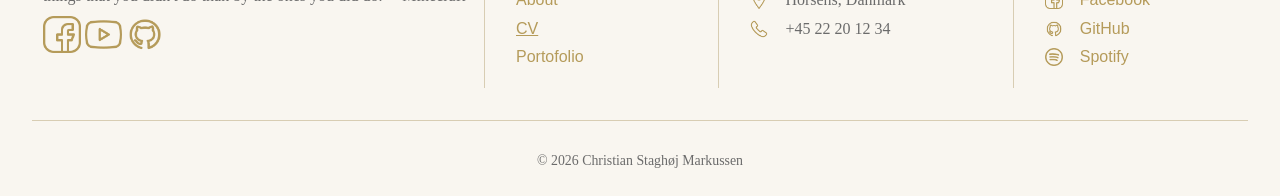
<file: cv.html>
<!doctype html>
<html lang="en">
  <head>
    <meta charset="UTF-8" />
    <meta name="viewport" content="width=device-width, initial-scale=1.0" />
    <link rel="stylesheet" href="style.css" />
    <title>Christian | CV</title>
  </head>
  <body>
    <div class="wrapper">
      <header>
        <nav>
          <ul>
            <li><a href="index.html">Home</a></li>
            <li><a href="about.html">About</a></li>
            <li><a href="cv.html" class="active">CV</a></li>
            <li><a href="portofolio.html">Portofolio</a></li>
          </ul>
        </nav>
      </header>
      <main class="grow cv">
        <section>
          <div class="mine-mål">
            <img src="Pictures/profilpicture.jpeg" alt="Portræt af Christian" />
            <h1>Christian Staghøj Markussen</h1>
            <h3><i>Software Engineering-studerende</i></h3>

            <h3>KONTAKT</h3>
            <ul>
              <li>christians.markussen@gmail.com</li>
              <li>+45 22 20 12 34</li>
              <li>Horsens, Danmark</li>
              <li><a>Github</a></li>
              <li>LinkedIn</li>
            </ul>

            <h3>TEKNISKE KOMPETENCER</h3>
            <div class="places">
              <div>Java</div>
              <div>C#</div>
              <div>HTML</div>
              <div>CSS</div>
              <div>Responsiv Webdesign</div>
              <div>Objektorienteret Programmering</div>
              <div>3d design & print</div>
            </div>

            <h3>PERSONLIGE STYRKER</h3>
            <ul>
              <li>Hurtig til at lære</li>
              <li>Arbejder godt under pres</li>
              <li>Struktureret</li>
              <li>Problemløsende</li>
            </ul>

            <h3>SPROG</h3>
            <ul>
              <li>Dansk · modersmål</li>
              <li>Engelsk · C1</li>
            </ul>
          </div>
        </section>

        <div class="about-intro" id="cv">
          <section>
            <h1 id="cv-title">CV</h1>
            <div class="smol-line"></div>
            <p>
              Jeg er 21 år og studerer Software Engineering på VIA i Horsens.
              Jeg interesserer mig for programmering, teknologi og udvikling af
              både digitale og fysiske projekter. Gennem mit sabbatår har jeg
              fået erfaring fra lager, logistik og produktion, hvor jeg har lært
              at sætte mig hurtigt ind i nye opgaver, holde et højt tempo og
              tage ansvar.
            </p>

            <div class="cv-container">
              <h1 class="headline">Uddannelse</h1>
              <div class="cv-erfaringer">
                <h3>2026 - nu</h3>
                <div>
                  <h1>Software Ingeniør</h1>
                  <h2>VIA University College, Horsens</h2>
                  <p>
                    Java, objektorienteret programmering, webudvikling med HTML
                    og CSS.
                  </p>
                </div>
              </div>
              <div class="cv-erfaringer">
                <h3>2022 - 2025</h3>
                <div>
                  <h1>HTX</h1>
                  <h2>Learnmark Gymnasium HTX</h2>
                  <p>
                    Programmering C (C#) og mekatronik. Eksamensprojekt:
                    automatisk drinkmaskine med 12 drinks, lavet i en gruppe på
                    fire. Karakter 12.
                  </p>
                </div>
              </div>
            </div>

            <div class="cv-container">
              <h1 class="headline">Erhvervserfaring</h1>
              <div class="cv-erfaringer">
                <h3>2026</h3>
                <div>
                  <h1>Produktionsmedarbejder</h1>
                  <h2>Lantmännen Unibake</h2>
                  <ul>
                    <li>
                      Pakning af croissanter ved produktionslinje til
                      distribution hos Lidl
                    </li>
                    <li>
                      Højt tempo med konstant krav til overblik og kvalitet
                    </li>
                    <li>Tilbudt at fortsætte på grund af min arbejdsindsats</li>
                  </ul>
                </div>
              </div>

              <div class="cv-erfaringer">
                <h3>2026</h3>
                <div>
                  <h1>Produktion & lager</h1>
                  <h2>Hedema</h2>
                  <ul>
                    <li>
                      Efterbehandling af laserskårne metalemner efter
                      arbejdstegninger
                    </li>
                    <li>
                      Optælling og kontrol af emner på tværs af flere ordrer
                    </li>
                    <li>Opfordret til at fortsætte i virksomheden</li>
                  </ul>
                </div>
              </div>

              <div class="cv-erfaringer">
                <h3>2026</h3>
                <div>
                  <h1>Lagermedarbejder</h1>
                  <h2>JYSK</h2>
                  <ul>
                    <li>Ompakning og rettelse af fejlmærkede produkter</li>
                    <li>
                      Struktureret og nøjagtigt arbejde med kvalitetssikring
                    </li>
                  </ul>
                </div>
              </div>

              <div class="cv-erfaringer">
                <h3>2025 - 2026</h3>
                <div>
                  <h1>Lagermedarbejder</h1>
                  <h2>Zizzi</h2>
                  <ul>
                    <li>Håndtering af varer og selvstændige lageropgaver</li>
                    <li>Tilbudt at vende tilbage på baggrund af min indsats</li>
                  </ul>
                </div>
              </div>

              <div class="cv-erfaringer">
                <h3>2025</h3>
                <div>
                  <h1>Øvrigt vikararbejde</h1>
                  <h2>Forskellige virksomheder, bl.a. DSV</h2>
                  <p>
                    Kortere vikariater inden for pakkehåndtering, lager,
                    logistik, produktion, containerhåndtering og
                    festivalopgaver.
                  </p>
                </div>
              </div>
            </div>

            <h1 class="headline">Hvad jeg har lært</h1>

            <div class="about-images skub">
              <div class="mine-mål">
                <h1>Tilpasningsevne</h1>
                <p>
                  Mange forskellige arbejdspladser har lært mig hurtigt at sætte
                  mig ind i nye opgaver og rutiner.
                </p>
              </div>

              <div class="mine-mål">
                <h1>Arbejde under pres</h1>
                <p>
                  Ved produktionslinjen hos Lantmännen skulle tempoet være højt,
                  uden at kvaliteten faldt.
                </p>
              </div>

              <div class="mine-mål">
                <h1>Ansvarlighed</h1>
                <p>
                  Flere arbejdspladser ville beholde mig, efter mit vikariat
                  sluttede.
                </p>
              </div>

              <div class="mine-mål">
                <h1>Fra idé til færdigt produkt</h1>
                <p>
                  Drinkmaskinen og mine egne projekter har lært mig at arbejde
                  med noget over tid og gøre det færdigt.
                </p>
              </div>
            </div>
          </section>
        </div>
      </main>

      <footer>
        <div class="foot-container">
          <div class="footer-section">
            <h1>Christian Staghøj Markussen</h1>
            <p>
              "Twenty years from now you will be more disappointed by the things
              that you didn't do than by the ones you did do." - Minecraft
            </p>
            <div class="logo-section">
              <img src="Pictures/facebook2.png" alt="facebook logo" />
              <img src="Pictures/youtube2.png" alt="youtube logo" />
              <img src="Pictures/github2.png" alt="github logo" />
            </div>
          </div>

          <div class="footer-section">
            <h2>Navigation</h2>
            <ul>
              <li><a href="index.html">Home</a></li>
              <li><a href="about.html">About</a></li>
              <li><a href="cv.html" class="active">CV</a></li>
              <li><a href="portofolio.html">Portofolio</a></li>
            </ul>
          </div>

          <div class="footer-section">
            <h2>Kontakt</h2>

            <ul>
              <!--Sæt billede/logo in før lists-->

              <li class="logo" id="email">christians.markussen@gmail.com</li>
              <li class="logo" id="location">Horsens, Danmark</li>
              <li class="logo" id="phone">+45 22 20 12 34</li>
            </ul>
          </div>

          <div class="footer-section">
            <h2>Socials</h2>
            <ul>
              <!--Sæt YouTube video link til rick roll, tihi-->
              <li class="logo" id="youtube">
                <a
                  href="https://youtu.be/eBGIQ7ZuuiU?si=LG_zE3KjSKzvpALM"
                  target="_blank"
                  >YouTube</a
                >
              </li>
              <li class="logo" id="facebook">
                <a
                  href="https://www.facebook.com/christians.markussen/"
                  target="_blank"
                  >Facebook</a
                >
              </li>
              <li class="logo" id="github">
                <a href="https://github.com/ChristianMarkussen" target="_blank"
                  >GitHub</a
                >
              </li>
              <li class="logo" id="spotify">
                <a href="https://open.spotify.com/user/chsm8732" target="_blank"
                  >Spotify</a
                >
              </li>
            </ul>
          </div>
        </div>

        <h3>&#169; 2026 Christian Staghøj Markussen</h3>
      </footer>
    </div>
  </body>
</html>
</file>
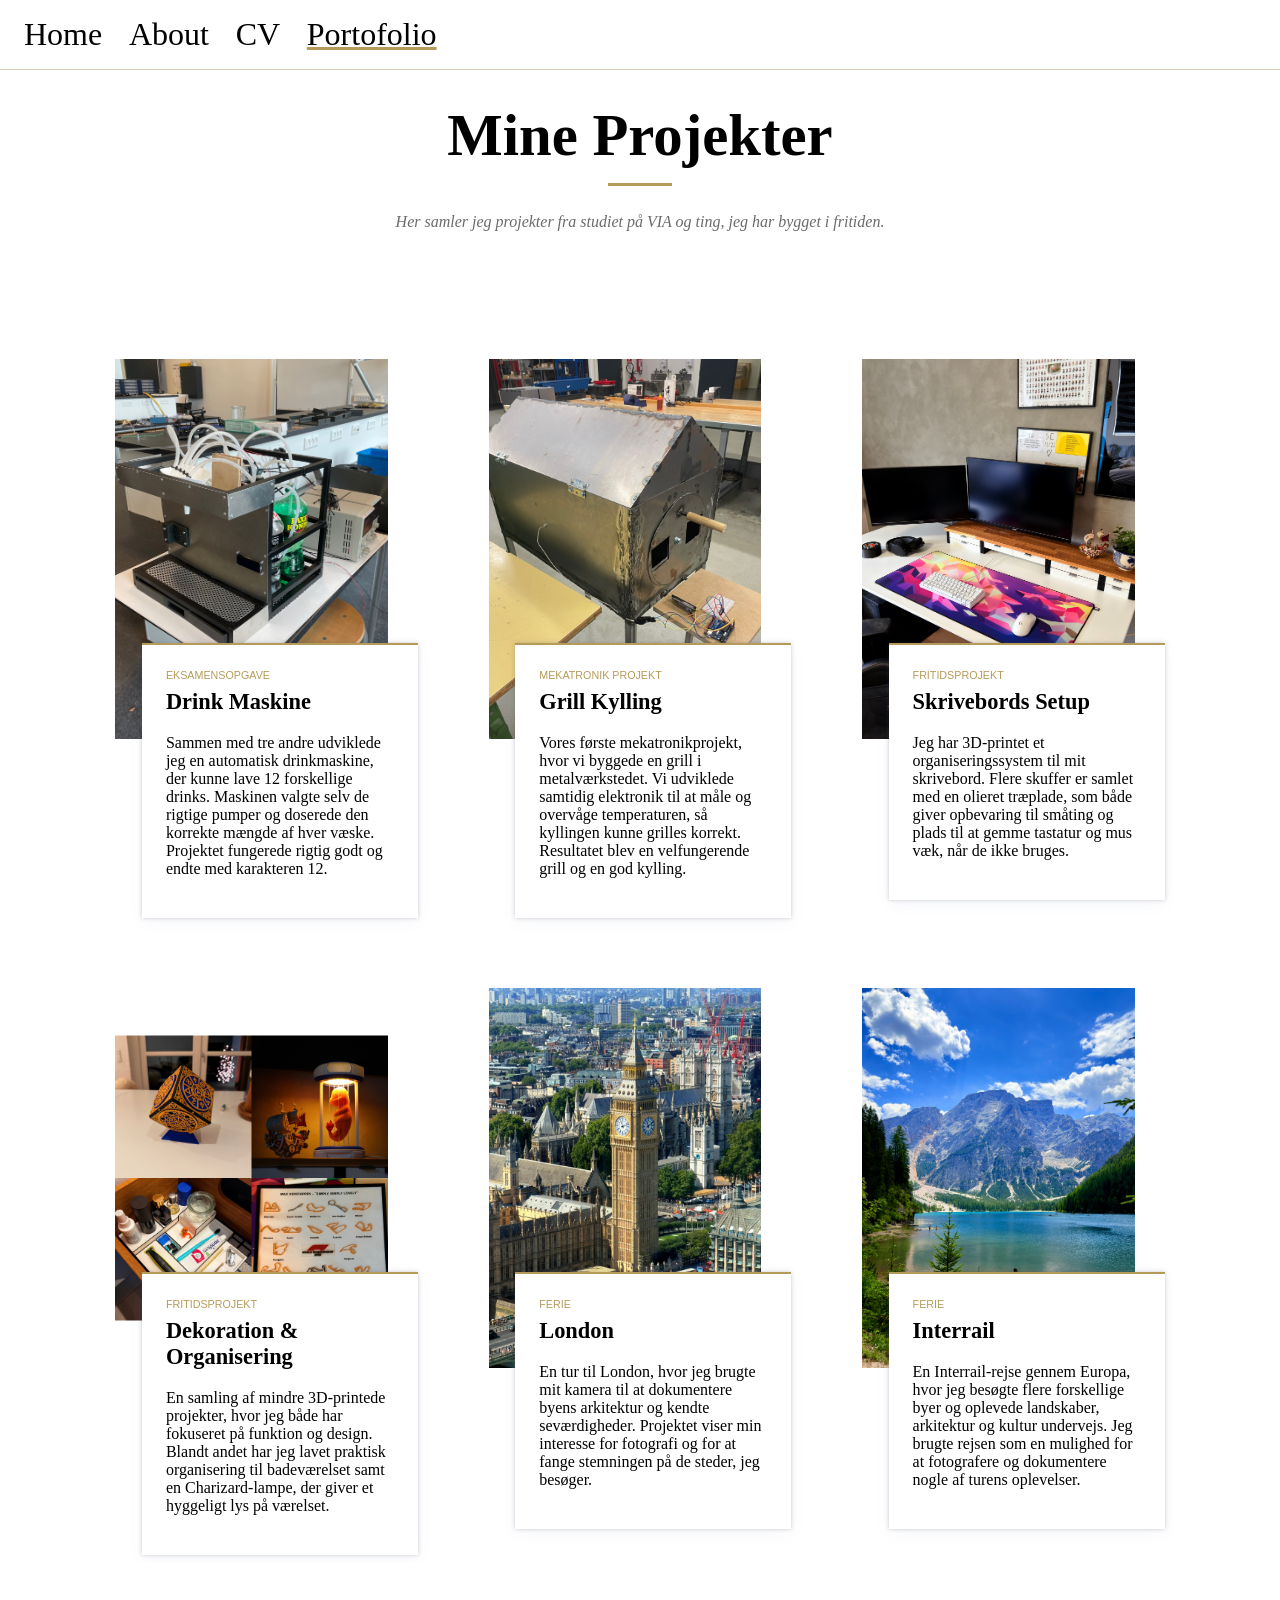
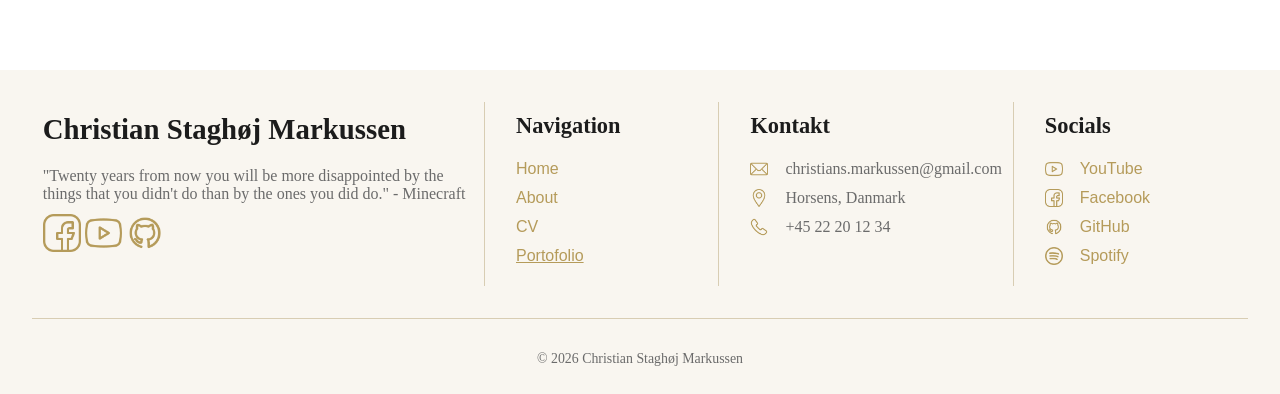
<file: portofolio.html>
<!doctype html>
<html lang="en">
  <head>
    <meta charset="UTF-8" />
    <meta name="viewport" content="width=device-width, initial-scale=1.0" />
    <link rel="stylesheet" href="style.css" />
    <title>Christian | Portfolio</title>
  </head>
  <body>
    <div class="wrapper">
      <header>
        <nav>
          <ul>
            <li><a href="index.html">Home</a></li>
            <li><a href="about.html">About</a></li>
            <li><a href="cv.html">CV</a></li>
            <li><a href="portofolio.html" class="active">Portofolio</a></li>
          </ul>
        </nav>
      </header>
      <main class="grow">
        <h1 id="projekt-title">Mine Projekter</h1>
        <div class="smol-line"></div>
        <h2 id="projekt-rubrik">
          Her samler jeg projekter fra studiet på VIA og ting, jeg har bygget i
          fritiden.
        </h2>

        <div class="project-container">
          <article class="project">
            <img src="Pictures/drinkmachine2.jpeg" alt="drink mixing maskine" />
            <div class="project-text">
              <h3>EKSAMENSOPGAVE</h3>
              <h2>Drink Maskine</h2>
              <p>
                Sammen med tre andre udviklede jeg en automatisk drinkmaskine,
                der kunne lave 12 forskellige drinks. Maskinen valgte selv de
                rigtige pumper og doserede den korrekte mængde af hver væske.
                Projektet fungerede rigtig godt og endte med karakteren 12.
              </p>
            </div>
          </article>
          <article class="project">
            <img src="Pictures/grill.jpeg" alt="metal grill med arduino" />
            <div class="project-text">
              <h3>MEKATRONIK PROJEKT</h3>
              <h2>Grill Kylling</h2>
              <p>
                Vores første mekatronikprojekt, hvor vi byggede en grill i
                metalværkstedet. Vi udviklede samtidig elektronik til at måle og
                overvåge temperaturen, så kyllingen kunne grilles korrekt.
                Resultatet blev en velfungerende grill og en god kylling.
              </p>
            </div>
          </article>
          <article class="project">
            <img
              src="Pictures/desktop2.jpeg"
              id="desktop"
              alt="Christians setup derhjemme"
            />
            <div class="project-text">
              <h3>FRITIDSPROJEKT</h3>
              <h2>Skrivebords Setup</h2>
              <p>
                Jeg har 3D-printet et organiseringssystem til mit skrivebord.
                Flere skuffer er samlet med en olieret træplade, som både giver
                opbevaring til småting og plads til at gemme tastatur og mus
                væk, når de ikke bruges.
              </p>
            </div>
          </article>
          <article class="project">
            <img src="Pictures/3d-projects2.png" alt="forskellige 3d prints" />
            <div class="project-text">
              <h3>FRITIDSPROJEKT</h3>
              <h2>Dekoration & Organisering</h2>
              <p>
                En samling af mindre 3D-printede projekter, hvor jeg både har
                fokuseret på funktion og design. Blandt andet har jeg lavet
                praktisk organisering til badeværelset samt en Charizard-lampe,
                der giver et hyggeligt lys på værelset.
              </p>
            </div>
          </article>
          <article class="project">
            <img src="Pictures/london.jpeg" alt="London eye" />
            <div class="project-text">
              <h3>FERIE</h3>
              <h2>London</h2>
              <p>
                En tur til London, hvor jeg brugte mit kamera til at dokumentere
                byens arkitektur og kendte seværdigheder. Projektet viser min
                interesse for fotografi og for at fange stemningen på de steder,
                jeg besøger.
              </p>
            </div>
          </article>
          <article class="project">
            <img src="Pictures/italien.jpeg" alt="Lago di Braies" />
            <div class="project-text">
              <h3>FERIE</h3>
              <h2>Interrail</h2>
              <p>
                En Interrail-rejse gennem Europa, hvor jeg besøgte flere
                forskellige byer og oplevede landskaber, arkitektur og kultur
                undervejs. Jeg brugte rejsen som en mulighed for at fotografere
                og dokumentere nogle af turens oplevelser.
              </p>
            </div>
          </article>
        </div>
      </main>

      <footer>
        <div class="foot-container">
          <div class="footer-section">
            <h1>Christian Staghøj Markussen</h1>
            <p>
              "Twenty years from now you will be more disappointed by the things
              that you didn't do than by the ones you did do." - Minecraft
            </p>
            <div class="logo-section">
              <img src="Pictures/facebook2.png" alt="facebook logo" />
              <img src="Pictures/youtube2.png" alt="youtube logo" />
              <img src="Pictures/github2.png" alt="github logo" />
            </div>
          </div>

          <div class="footer-section">
            <h2>Navigation</h2>
            <ul>
              <li><a href="index.html">Home</a></li>
              <li><a href="about.html">About</a></li>
              <li><a href="cv.html">CV</a></li>
              <li><a href="portofolio.html" class="active">Portofolio</a></li>
            </ul>
          </div>

          <div class="footer-section">
            <h2>Kontakt</h2>

            <ul>
              <!--Sæt billede/logo in før lists-->

              <li class="logo" id="email">christians.markussen@gmail.com</li>
              <li class="logo" id="location">Horsens, Danmark</li>
              <li class="logo" id="phone">+45 22 20 12 34</li>
            </ul>
          </div>

          <div class="footer-section">
            <h2>Socials</h2>
            <ul>
              <!--Sæt YouTube video link til rick roll, tihi-->
              <li class="logo" id="youtube">
                <a
                  href="https://youtu.be/eBGIQ7ZuuiU?si=LG_zE3KjSKzvpALM"
                  target="_blank"
                  >YouTube</a
                >
              </li>
              <li class="logo" id="facebook">
                <a
                  href="https://www.facebook.com/christians.markussen/"
                  target="_blank"
                  >Facebook</a
                >
              </li>
              <li class="logo" id="github">
                <a href="https://github.com/ChristianMarkussen" target="_blank"
                  >GitHub</a
                >
              </li>
              <li class="logo" id="spotify">
                <a href="https://open.spotify.com/user/chsm8732" target="_blank"
                  >Spotify</a
                >
              </li>
            </ul>
          </div>
        </div>

        <h3>&#169; 2026 Christian Staghøj Markussen</h3>
      </footer>
    </div>
  </body>
</html>
</file>
<file: style.css>
:root {
  --background-color: #f9f6f0;
  --headline-color: #1c1c1c;
  --ancher-color: #b59b5a;
  --border-color: #d8cdb3;
  --subtext-color: #6b6b6b;
}

body {
  margin: 0;
  font-size: 1rem;
  text-align: center;
  background-color: white;
}

.wrapper {
  display: grid;
  grid-template-rows: auto 1fr auto;
  grid-template-columns: minmax(0, 1fr);
  height: 100vh;
  grid-template-areas:
    "header"
    "main"
    "footer";
}

.active {
  text-decoration: underline;
  text-decoration-color: var(--ancher-color);
}

header {
  grid-area: header;
}

/*NAVIGATION - NAVIGATION - NAVIGATION - NAVIGATION*/
nav {
  font-family: Georgia, "Times New Roman", Times, serif;
  font-weight: normal;
  background-color: white;
  margin: 0rem;
  border-bottom: 1px solid var(--border-color);
}

nav ul {
  padding: 1rem;
  display: flex;
  flex-wrap: wrap;
  justify-content: left;
  list-style: none;
  font-size: 2rem;
  margin: 0rem;
  gap: 0.67rem;
}

nav a {
  text-decoration: none;
  color: rgb(0, 0, 0);
  padding: 0.5rem;
  border-radius: 20px;
}

nav a:hover {
  background-color: rgb(217, 217, 217);
}

/*MAIN - MAIN - MAIN - MAIN - MAIN - MAIN - MAIN*/
main {
  grid-area: main;
}

.section {
  padding: 1rem;
  flex-grow: 1;
  background-image: url(Pictures/backgroundjapan.jpeg);
  background-size: cover;
  background-position: right;
  background-repeat: no-repeat;
}

.section h1 {
  font-size: 3rem;
  text-align: left;
  padding-left: 1rem;
  max-width: 100%;
  overflow-wrap: break-word;
}

.section p {
  font-size: 1rem;
  font-family: Georgia, "Times New Roman", Times, serif;
  padding-left: 1rem;
  max-width: 90%;
}

/* INTROTEXT - INTROTEXT - INTROTEXT - INTROTEXT */
.introtext img {
  width: 45%;
  height: auto;
  float: right;
  margin-left: 10px;
  margin-right: 10px;
}

.introtext {
  /*width: 30%;*/
  max-width: 30%;
  box-sizing: border-box;
  overflow: auto;

  text-align: left;
  margin: 3rem;
  margin-top: 5rem;
  background-color: white;

  border-style: groove;
  border-radius: 5px;
}

.introtext a {
  text-decoration: none;
  font-family: "Helvetica Neue", Helvetica, Arial, sans-serif;
  font-style: italic;
  color: var(--ancher-color);
  background-color: white;
  border: 1px solid#b59b5a;

  padding: 0.67rem;
  padding-left: 1.2rem;
  padding-right: 1.2rem;

  border-radius: 2rem;
  font-size: 1rem;
}

.introtext a:hover {
  background-color: #b59b5a;
  color: white;
}

.introtext ul {
  padding: 0.67rem;
  margin: 0.67rem 0.67rem 0.67rem 0;
  list-style: none;
}

/* FOOTER - FOOTER - FOOTER - FOOTER -- ik ai btw*/
footer {
  grid-area: footer;
  /*display: grid;
  grid-template-columns: 2fr 1fr 1fr 1fr;
  gap: 0.5rem;
  padding: 1rem;*/
  background-color: var(--background-color);
}

.foot-container {
  display: grid;
  grid-template-columns: 2fr 1fr 1fr 1fr;
  gap: 0.5rem;
  padding-bottom: 2rem;
  margin: 2rem;
  border-bottom: 1px solid var(--border-color);
}

.footer-section:not(:last-child) {
  border-right: 1px solid var(--border-color);
}

.logo-section {
  text-align: left;
  padding-left: 0.67rem;
}

.logo-section > img {
  width: 2.367rem;
}

footer h1 {
  font-size: 1.8rem;
  text-align: left;
  max-width: 100%;
  overflow-wrap: break-word;
  padding: 0.67rem;
  margin: 0;
  color: var(--headline-color);
}

footer h2 {
  font-size: 1.4rem;
  text-align: left;
  max-width: 100%;
  overflow-wrap: break-word;
  padding: 0.67rem;
  padding-left: 1.45rem;
  margin: 0;
  color: var(--headline-color);
}

footer h3 {
  color: var(--subtext-color);
  font-size: 0.867rem;
  font-weight: 500;
  margin: 1.67rem;
}

footer p {
  font-size: 1rem;
  text-align: left;
  max-width: 100%;
  overflow-wrap: break-word;
  padding: 0.67rem;
  margin: 0;
  color: var(--subtext-color);
}

footer ul {
  list-style: none;
  text-decoration: none;
  text-align: left;
  padding: 0.67rem;
  padding-left: 1.45rem;
  margin: 0;
  color: var(--subtext-color);
}

footer li {
  display: grid;
  font-size: 1rem;
  margin-bottom: 0.6767rem;
}

.logo {
  padding-left: 35px;
  background-repeat: no-repeat;
  background-size: contain;
}

#email {
  background-image: url(Pictures/email2.png);
}

#location {
  background-image: url(Pictures/location2.png);
}

#phone {
  background-image: url(Pictures/phone2.png);
}

#youtube {
  background-image: url(Pictures/youtube2.png);
}

#facebook {
  background-image: url(Pictures/facebook2.png);
}

#github {
  background-image: url(Pictures/github2.png);
}

#spotify {
  background-image: url(Pictures/spotify2.png);
}

footer a {
  text-decoration: none;
  color: var(--ancher-color);
  font-family: sans-serif;
  font-weight: 500;
}

/*Portofolio - Portofolio - Portofolio - Portofolio*/
.grow {
  display: flex;
  flex-direction: column;
  align-items: center;
  flex-grow: 1;
}

#projekt-title {
  font-size: 3.67rem;
  margin: 0;
  margin-top: 2rem;
}

#projekt-rubrik {
  font-size: 1rem;
  font-weight: normal;
  font-style: italic;
  color: var(--subtext-color);
}

.project-text h3 {
  font-size: 0.67rem;
  font-weight: normal;
  margin: 0;
  font-family: "Helvetica Neue", Helvetica, Arial, sans-serif;
  color: #b59b5a;
}

.project-text h2 {
  font-size: 1.4rem;
  margin-top: 0.5rem;
}

.project-text p {
  font-size: 1rem;
}

.project-container {
  display: grid;
  grid-template-columns: repeat(3, 1fr);
  gap: 4.4rem;
  margin: 6.7rem;
  overflow: auto;
  padding-bottom: 3rem;
  padding: 0.5rem;
}

.project img {
  width: 90%;
  height: 380px;
  display: block;
  object-fit: cover;
}

#desktop {
  object-position: center;
}

.smol-line {
  width: 64px;
  height: 3px;
  background: var(--ancher-color);
  margin-top: 0.867rem;
  margin-bottom: 0.867rem;
  padding: 0;
}

.project-text {
  position: relative;
  background: white;
  margin: -6rem 0 0 1.67rem;
  padding: 24px;
  text-align: left;
  border-top: 2px solid var(--ancher-color);
  /*Box shadow fundet online*/
  /*box-shadow:
    rgba(0, 0, 0, 0.07) 0px 1px 2px,
    rgba(0, 0, 0, 0.07) 0px 2px 4px,
    rgba(0, 0, 0, 0.07) 0px 4px 8px,
    rgba(0, 0, 0, 0.07) 0px 8px 16px,
    rgba(0, 0, 0, 0.07) 0px 16px 32px,
    rgba(0, 0, 0, 0.07) 0px 32px 64px;*/

  box-shadow:
    rgba(67, 71, 85, 0.27) 0px 0px 0.25em,
    rgba(90, 125, 188, 0.05) 0px 0.25em 1em;
}

/*About - About - About - About - About - About*/
.about-intro {
  padding: 20px 120px 80px;
  display: grid;
  grid-template-columns: 3fr 2fr;
  column-gap: 5rem;
  align-items: center;
  /*border-bottom: 1px solid var(--border-color);*/
  height: auto;
  padding-top: 5rem;
}

section {
  display: flex;
  flex-direction: column;
  text-align: left;
  color: var(--headline-color);
  max-width: 95%;
  margin-top: 2rem;
  align-self: flex-start;
}

section h1 {
  font-size: 6rem;
  margin: 0;
}

section h3 {
  margin: 0;
  font-size: 1rem;
  letter-spacing: 1.6px;
  font-family: "Helvetica Neue", Helvetica, Arial, sans-serif;
  color: var(--ancher-color);
  font-weight: normal;
}

section p {
  font-size: 1.35rem;
  margin: 0.8rem;
  margin-left: 0;
  line-height: 1.67;
}

.oplysninger h2 {
  font-size: 2.67rem;
  margin: 0;
  line-height: 1;
}

.oplysninger p {
  font-size: 1rem;
  font-family: "Helvetica Neue", Helvetica, Arial, sans-serif;
  margin: 0;
  color: var(--subtext-color);
}

#oplysning-container {
  display: flex;
  gap: 3rem;
  padding-top: 25px;
  margin-top: 40px;
  border-top: 1px solid var(--border-color);
  box-sizing: border-box;
  flex-wrap: wrap;
}

.oplysninger {
  text-align: left;
  margin: 0;
}

#portræt {
  display: flex;
  max-width: 90%;
  align-items: center;
  justify-content: center;
}

.about-images {
  max-width: 100%;
  display: grid;
  grid-template-areas:
    "p4 p5"
    "p1 p1"
    "p2 p3";
  gap: 0.67rem;
}

section h2 {
  font-size: 4rem;
  margin-top: 1rem;
  margin-bottom: 0.67rem;
}

.p1 {
  grid-area: p1;
  max-width: 100%;
  object-fit: contain;
}

.p2 {
  width: 100%;
  height: 15rem;
  grid-area: p2;
  object-fit: cover;
  display: block;
}

.p3 {
  width: 100%;
  height: 15rem;
  grid-area: p3;
  object-fit: cover;
  display: block;
}

.p4 {
  width: 100%;
  height: 15rem;
  grid-area: p4;
  object-fit: cover;
  display: block;
}

.p5 {
  width: 100%;
  height: 15rem;
  grid-area: p5;
  object-fit: cover;
  display: block;
}

.about-box {
  margin-top: 2rem;
  max-width: 100%;
  display: flex;
  flex-wrap: wrap;
  gap: 1rem;
  justify-content: space-between;
  flex: 1;
}

.about-box > .mine-mål {
  flex: 1;
}

.about-images img:last-child {
  justify-self: end;
}

.mine-mål {
  max-width: 100%;
  border: 1px solid var(--border-color);
  border-top: 3px solid var(--ancher-color);
  margin-bottom: 3rem;
  overflow-wrap: break-word;
}

.mine-mål li {
  line-height: 1.67;
}

.mine-mål h1 {
  max-width: 90%;
  font-size: 1.5rem;
  margin: auto;
  padding: 0rem 0 0.4rem 0;
  color: var(--headline-color);
}

.mine-mål p {
  max-width: 90%;
  padding: 0rem 1.1rem 0.4rem 1.1rem;
  font-size: 1rem;
  margin: auto;
  line-height: 1.67;
  color: var(--subtext-color);
}

.mine-mål h3 {
  padding: 1rem 1.1rem 0.4rem 1.1rem;
  max-width: 90%;
  margin: auto;
}

.places-ancher {
  padding: 1rem 1.5rem 0.4rem 1.5rem;
  max-width: 90%;
  margin: auto;
  font-size: 1.1rem;
  font-weight: normal;
  margin: 0;
  font-family: "Helvetica Neue", Helvetica, Arial, sans-serif;
  color: #b59b5a;
}

.mine-mål ul {
  margin: auto;
  margin-bottom: 1rem;
  max-width: 90%;
}

.grow .about-intro:nth-child(even) .mine-mål {
  background-color: var(--background-color);
}

.grow .about-intro:nth-child(odd) .mine-mål {
  background-color: white;
}

.grow .about-intro:nth-child(2n + 3) {
  background-color: var(--background-color);
}

.grow .about-intro:nth-child(1) {
  border-bottom: 1px solid var(--border-color);
}

.text-right {
  grid-template-columns: 2fr 3fr !important;
}

#vægt {
  display: flex;
  margin: auto;
  max-width: 100%;
  justify-content: space-between;
}

#vægt h3 {
  margin: 0;
}

#vægt #vægt-made {
  color: black;
  font-family: Georgia, "Times New Roman", Times, serif;
}

#progress-bar {
  background-color: #ece8dc;
  width: 95%;
  height: 8px;
  margin: auto;
  border-radius: 1.5rem;
  margin-top: 0.3rem;
  margin-bottom: 0.5rem;
}

#progress-made {
  height: 100%;
  width: 90%;
  background-color: #b59b5a;
  display: block;
  border-radius: 1.5rem;
}

#span-full {
  grid-template-columns: 1fr;
}

#rejser {
  gap: 3rem;
}

#rejser > .mine-mål {
  background-color: white;
  box-shadow:
    rgba(67, 71, 85, 0.27) 0px 0px 0.25em,
    rgba(90, 125, 188, 0.05) 0px 0.25em 1em;
  border: none;
}

#rejser h3 {
  border-top: 3px solid var(--ancher-color);
}

#rejser h2 {
  border-top: 3px solid var(--ancher-color);
}

.mine-mål img {
  max-width: 100%;
  max-height: 20rem;
  object-fit: contain;
  padding: 0;
  margin: 0;
}

#rejse-boks {
  display: grid;
  grid-template-columns: 3fr 2fr;
}

#rejse-boks > .mine-mål {
  align-self: center;
}

.places {
  display: flex;
  flex-wrap: wrap;
  gap: 8px;
  margin: auto;
  max-width: 90%;
  padding-bottom: 1.5rem;
}

.places div {
  justify-content: center;
  padding: 8px;
  border: 1px solid var(--border-color);
  background: white;
}

#portfolio-knap {
  align-self: flex-start;
  margin-top: 1.67rem;
}

#portfolio-knap ul {
  margin: 0;
  padding: 0;
  list-style: none;
  margin: auto;
}

#portfolio-knap li {
  text-align: center;
}

#portfolio-knap a {
  background-color: white;
  text-decoration: none;
  font-family: Arial, "Helvetica Neue", Helvetica, sans-serif;
  color: var(--ancher-color);
  padding: 1rem;
  border-radius: 2rem;
  border: 1px solid var(--ancher-color);
  font-style: italic;
}

#portfolio-knap a:hover {
  color: white;
  background-color: #b59b5a;
}

.cv {
  display: grid;
  grid-template-columns: 2fr 4fr;
  gap: 5px;
  margin: auto;
  padding: 5%;
}

#cv {
  grid-template-columns: 1fr;
  align-self: flex-start;
}

#cv .mine-mål {
  flex-grow: 1;
}

.cv img {
  object-fit: contain;
  max-height: max-content;
  max-width: 100%;
}

.cv .mine-mål {
  background-color: var(--background-color);
}

.cv h1 {
  font-size: 2rem;
  word-break: break-word;
}

#cv-title {
  font-size: 4.67rem;
}

.headline {
  padding: 1rem;
  padding-left: 0;
  border-bottom: 1px solid var(--border-color);
}

.cv h2 {
  font-size: 1rem;
  font-style: italic;
  font-family: "Helvetica Neue", Helvetica, Arial, sans-serif;
  font-weight: normal;
  margin: 0;
  color: var(--subtext-color);
}

.cv p {
  color: var(--headline-color);
}

.cv-container {
  display: flex;
  flex-direction: column;
  max-width: 100%;
  margin-top: 3.5rem;
  margin-bottom: 3rem;
}

.cv-erfaringer {
  display: grid;
  grid-template-columns: 1fr 4fr;
  margin: 2rem;
  margin-bottom: 0;
  margin-left: 0;
  padding-bottom: 1rem;
  gap: 10px;
}

.cv-container > * {
  border-bottom: 1px solid var(--border-color);
}

.about-images h1 {
  margin-top: 0.5rem;
  margin-bottom: 0.5rem;
}

.skub {
  margin-top: 1.5rem;
}

/*Media Queries - Media Queries - Media Queries*/

@media (width>1400px) {
  .section {
    height: 92vh;
  }
  .introtext img {
    max-width: 38%;
  }
}

@media (max-width: 1400px) {
  .cv {
    grid-template-columns: 1fr;
    margin: auto;
  }

  #cv {
    padding: 0;
  }
}

/* Adjust for UNDER 1000 pixels */
@media (max-width: 1000px) {
  .introtext {
    width: 80%;
    max-width: 50%;
    margin: auto;
    text-align: center;
  }

  .introtext img {
    width: 70%;
    max-width: 90%;
    display: block;
    margin: auto;
    float: none;
  }

  .introtext h1 {
    font-size: 2rem;
    text-align: center;
    padding-left: 0;
  }

  .introtext ul {
    text-align: center;
  }

  nav ul {
    justify-content: center;
  }

  .project-container {
    grid-template-columns: repeat(2, 1fr);
  }

  .about-intro {
    grid-template-columns: 1fr;
    height: auto;
  }

  .text-right {
    grid-template-columns: 1fr !important;
    height: auto;
  }

  #portræt {
    margin: 2rem auto 2rem auto;
  }

  section h1 {
    font-size: 2.67rem;
  }

  section p {
    font-size: 1.2rem;
  }

  #oplysning-container {
    justify-content: center;
  }

  .oplysninger h2 {
    font-size: 2rem;
  }

  .oplysninger p {
    font-size: 0.9rem;
  }

  #rejse-boks {
    grid-template-columns: 1fr;
  }

  #portfolio-knap {
    align-self: center;
  }
}

@media (max-width: 850px) {
  .foot-container {
    grid-template-columns: 2fr 1fr;
    gap: 0rem;
  }

  /* removes my earlier border-right on each foot-section except last */
  .footer-section:not(:last-child) {
    border-right: none;
  }

  .footer-section:nth-child(odd) {
    border-right: 1px solid var(--border-color);
  }

  .footer-section:nth-child(1),
  .footer-section:nth-child(2) {
    border-bottom: 1px solid var(--border-color);
  }

  .introtext {
    max-width: 67.67%;
  }

  .about-box {
    flex-direction: column;
  }
}

@media (max-width: 560px) {
  nav ul {
    font-size: 1.5rem;
  }

  .introtext h1 {
    font-size: 1.67rem;
  }

  .project-container {
    grid-template-columns: 1fr;
    margin: 1rem;
  }

  #projekt-title {
    font-size: 2.3rem;
  }

  #projekt-rubrik {
    max-width: 75%;
  }

  .foot-container {
    grid-template-columns: 1fr;
    gap: 0rem;
  }

  .footer-section:nth-child(odd) {
    border-right: none;
  }

  .footer-section:not(:last-child) {
    border-bottom: 1px solid var(--border-color);
  }

  .about-intro {
    padding: 20px 40px 80px;
  }

  .oplysninger {
    text-align: center;
  }

  section {
    text-align: center;
  }

  .smol-line {
    margin: auto;
  }

  .cv-erfaringer {
    grid-template-columns: 1fr;
  }

  .cv-erfaringer li {
    list-style: none;
  }

  .mine-mål li {
    list-style: none;
  }

  .skub {
    display: grid;
    grid-template-areas:
      "p1"
      "p2"
      "p3"
      "p4";
  }

  .places {
    justify-content: center;
  }
}

@media (max-width: 400px) {
  .introtext {
    width: auto;
    max-width: 85%;
  }
}
</file>
